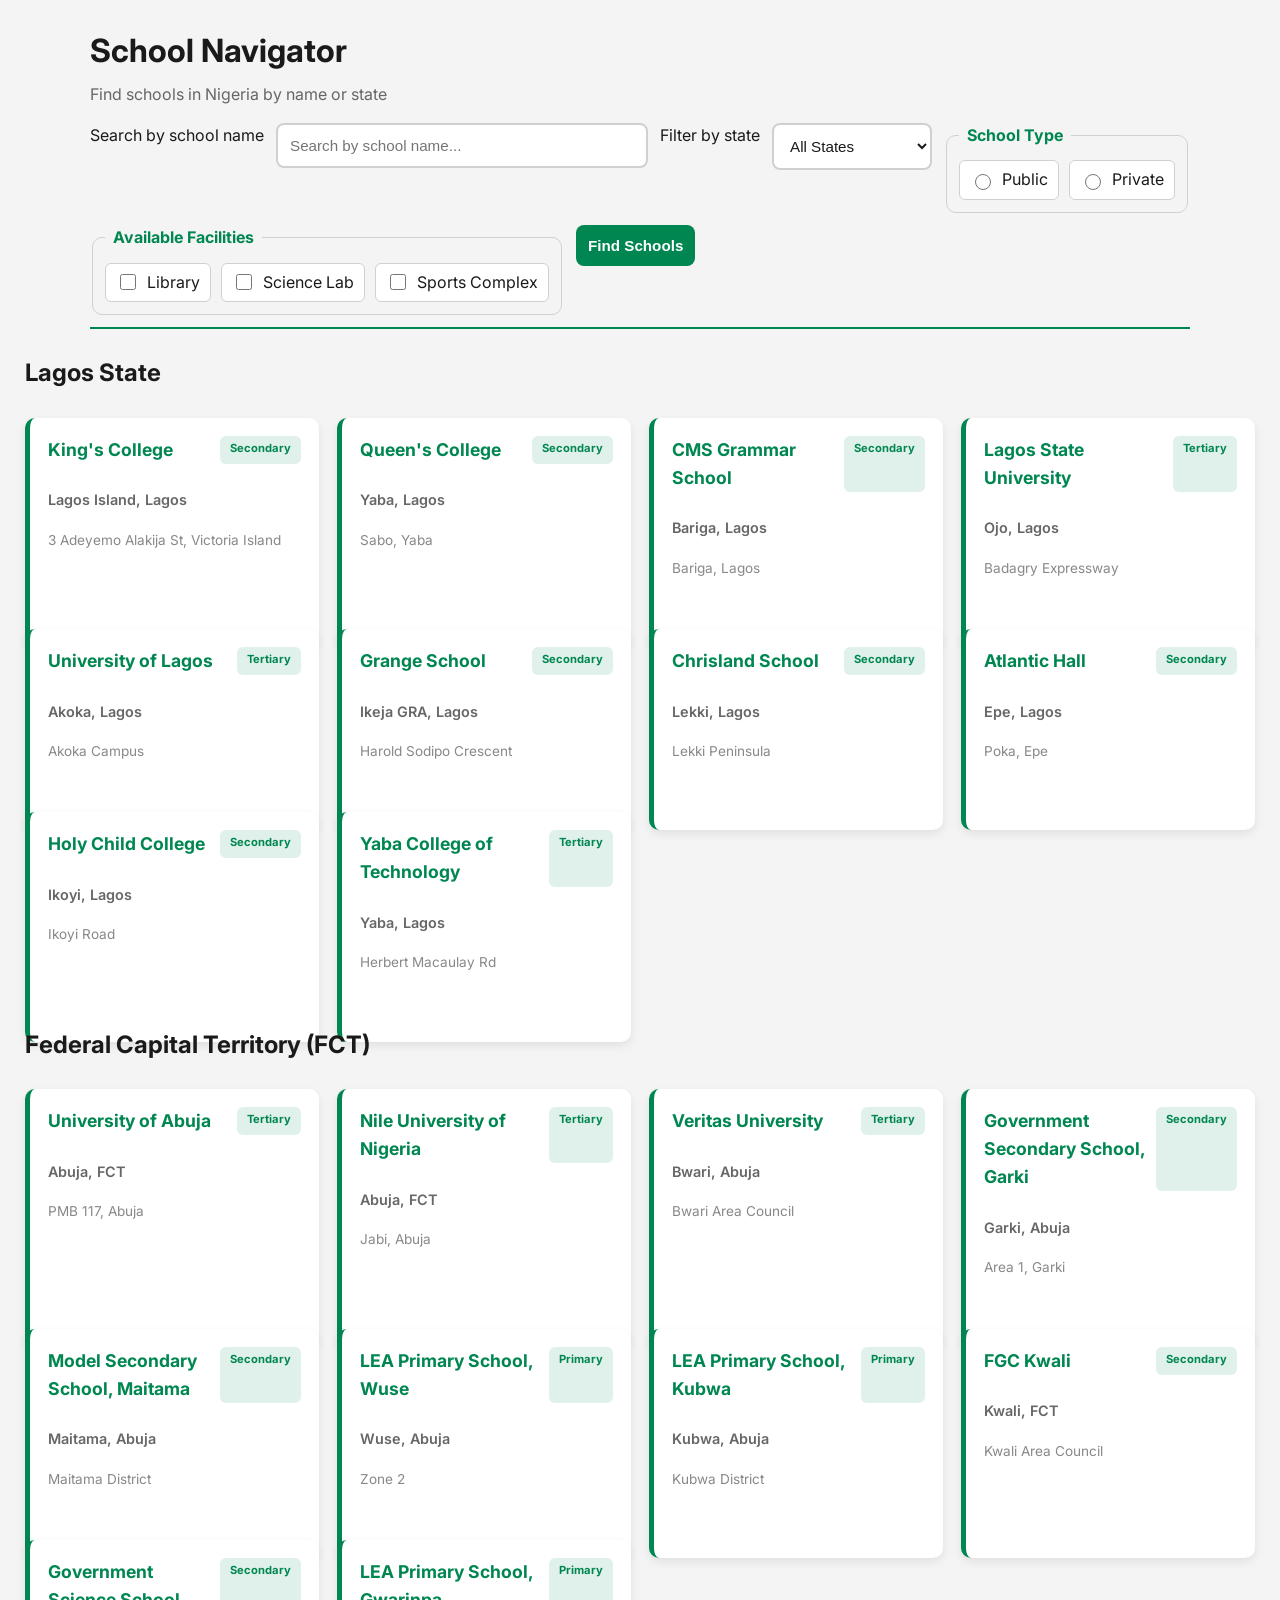
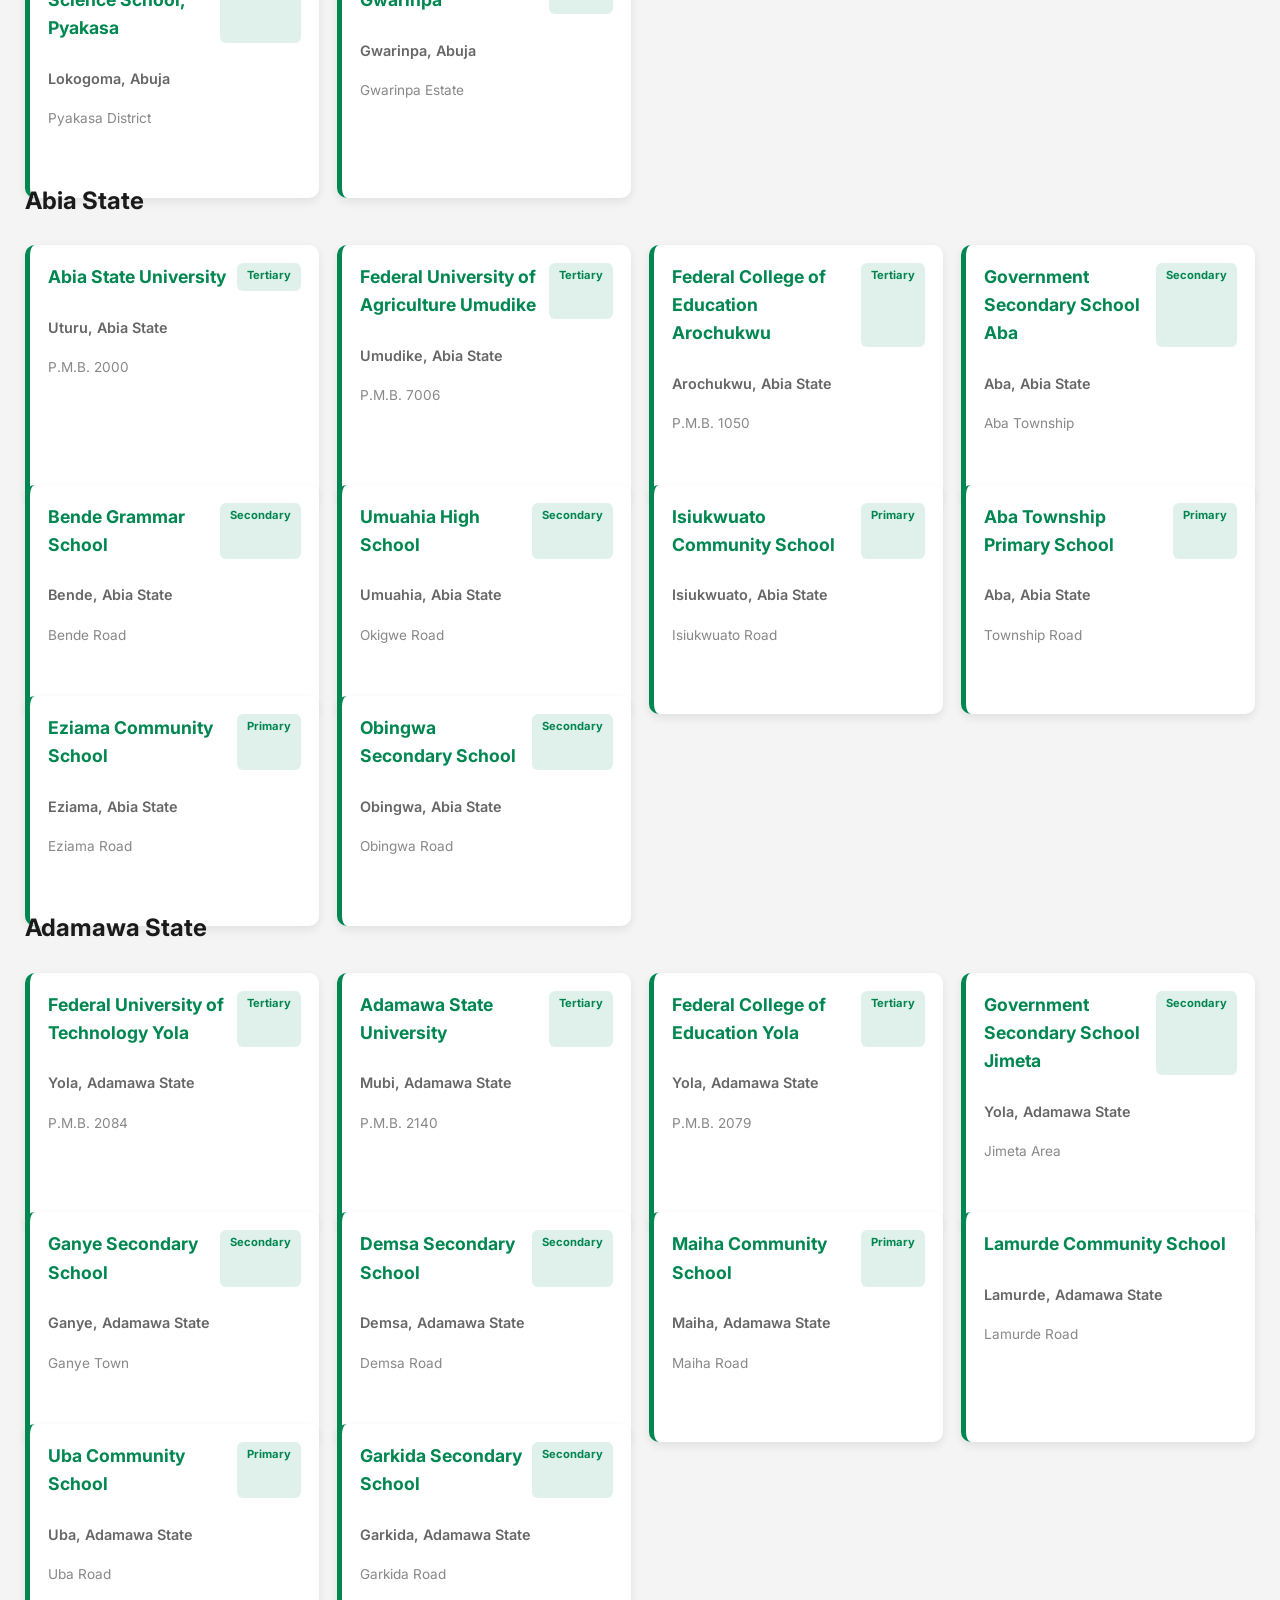
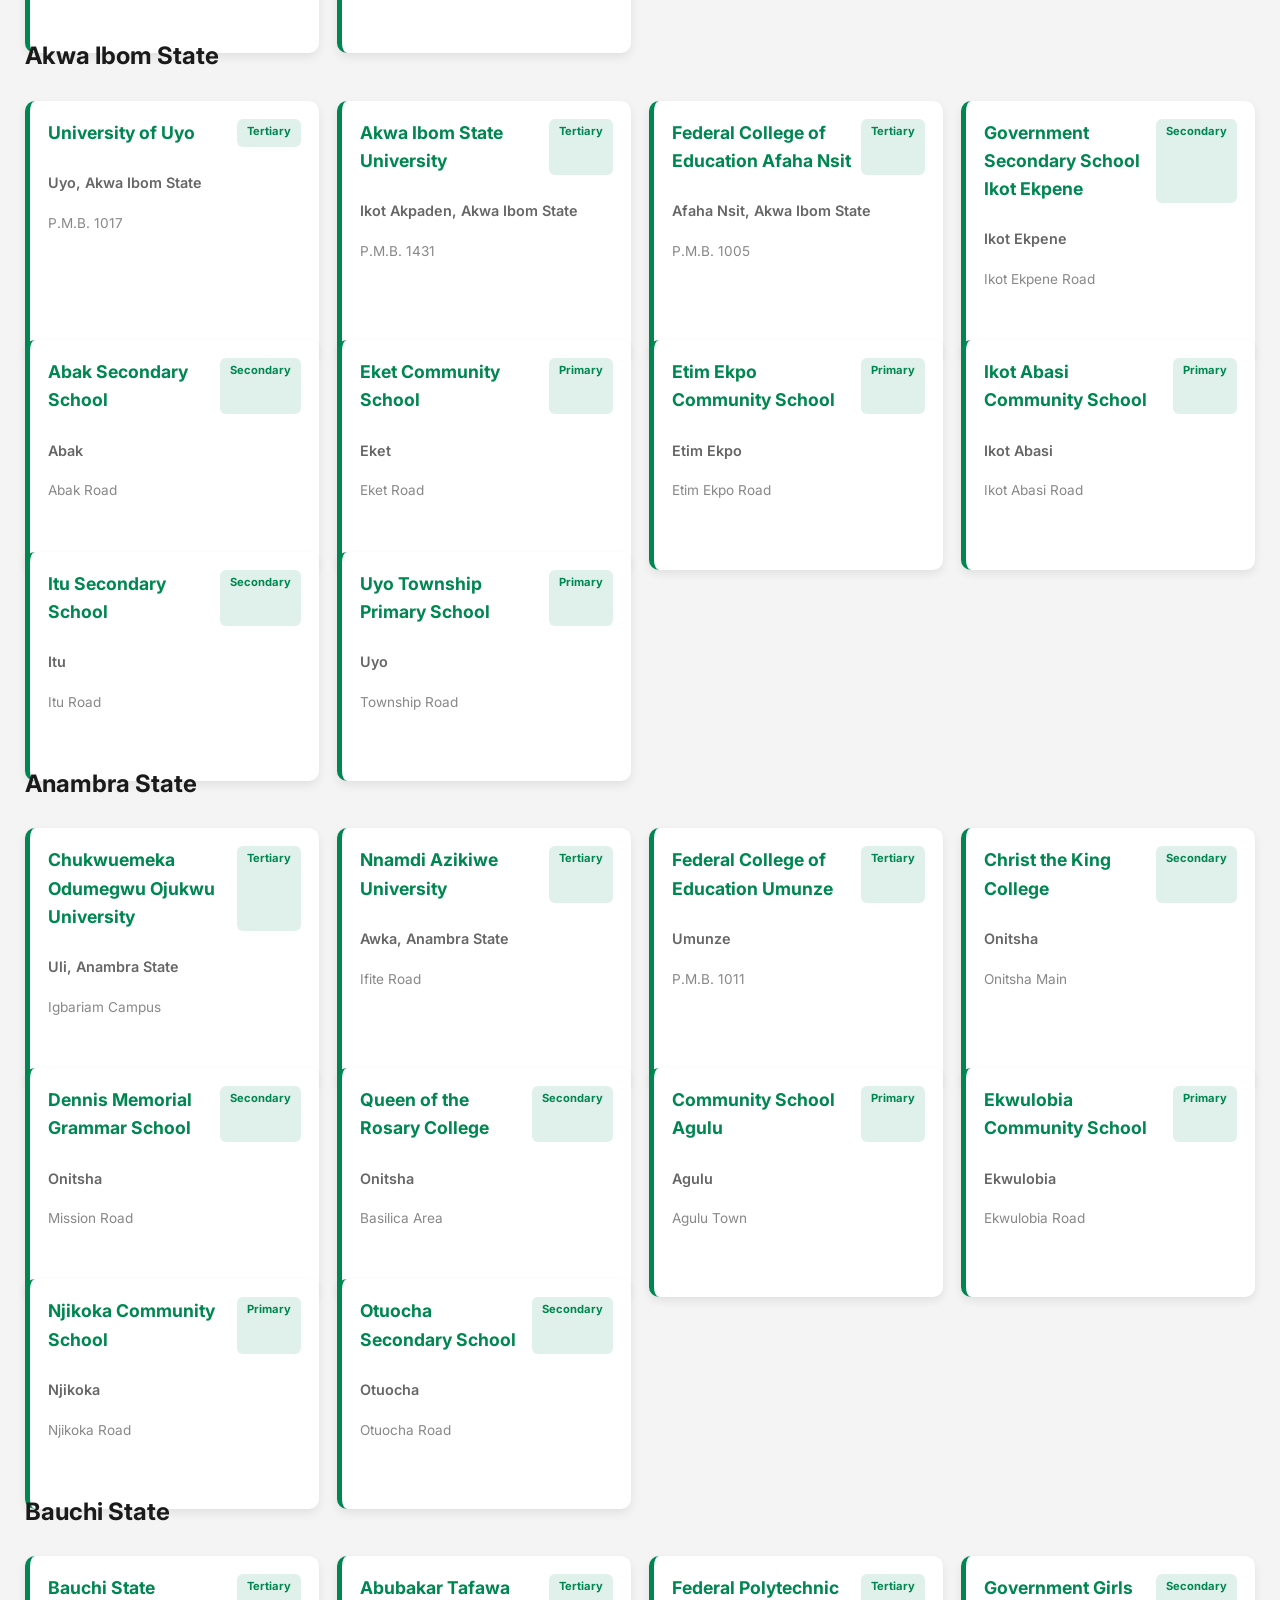
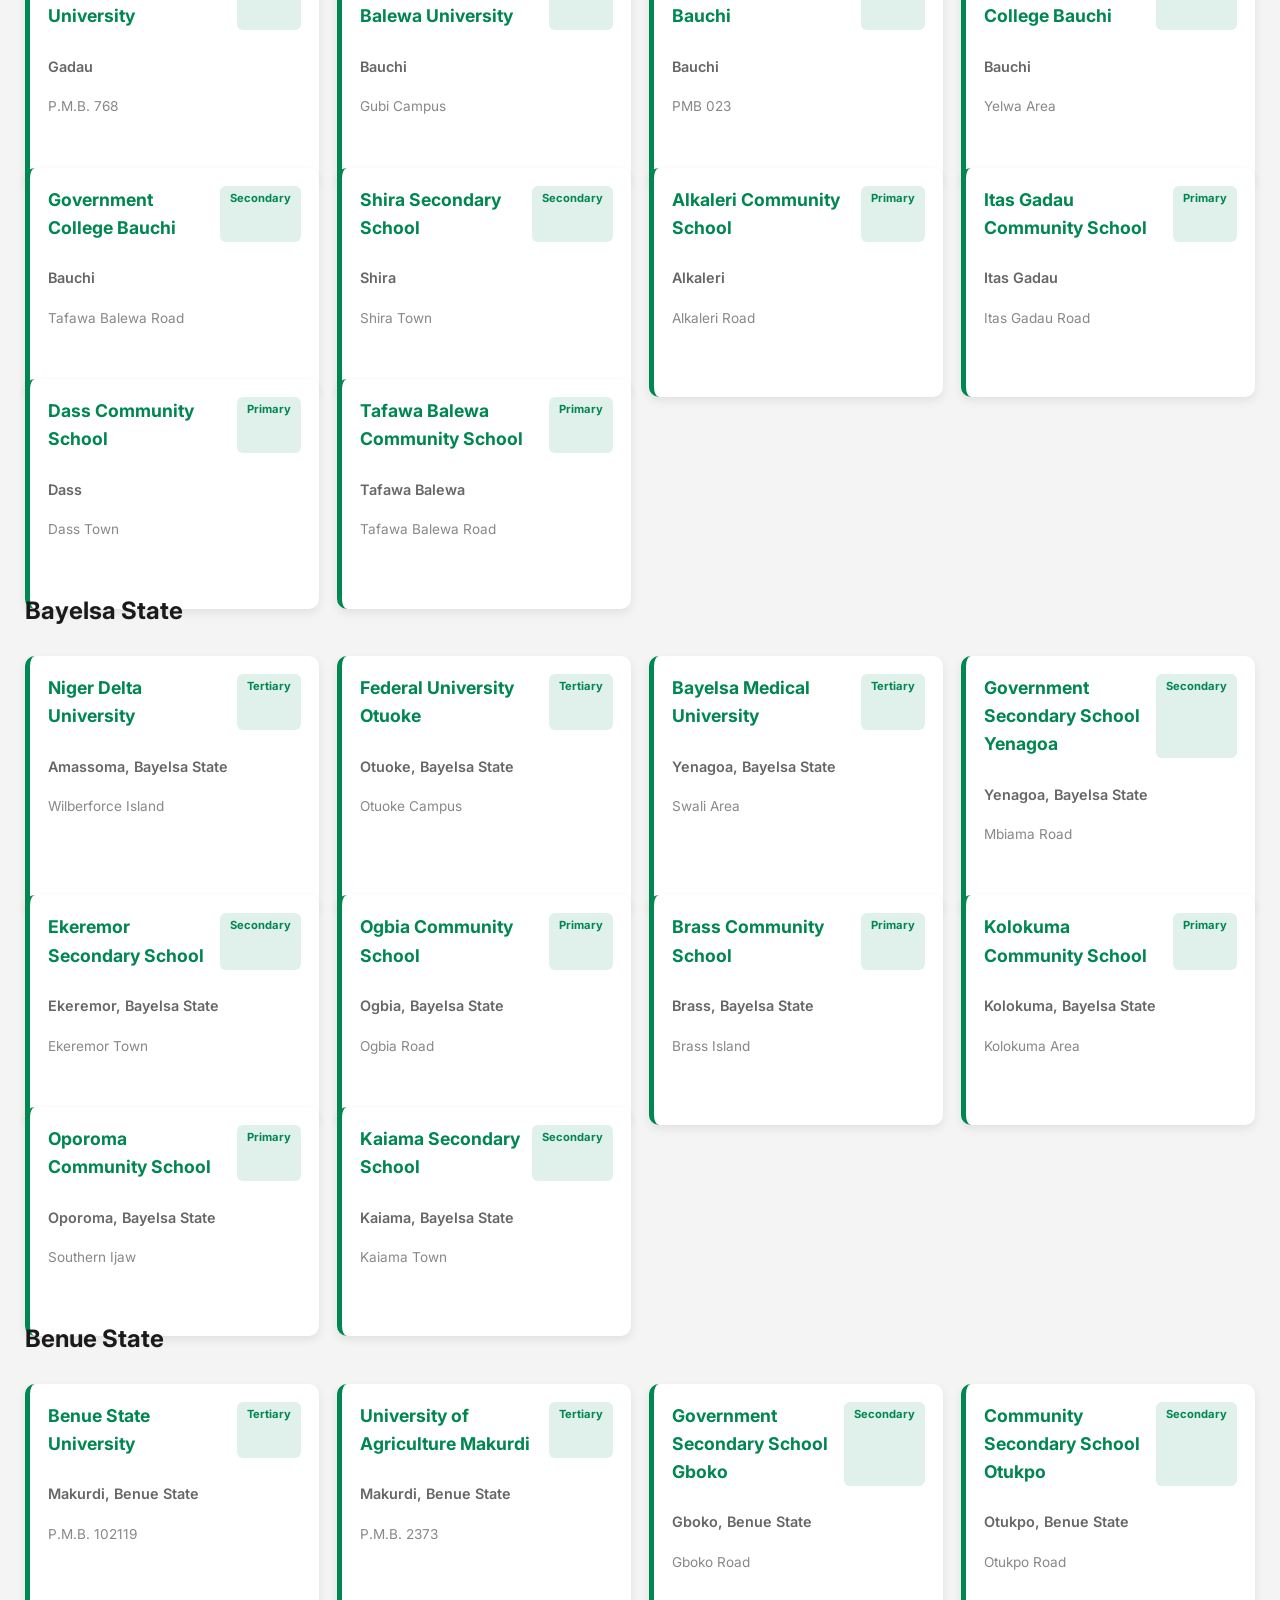
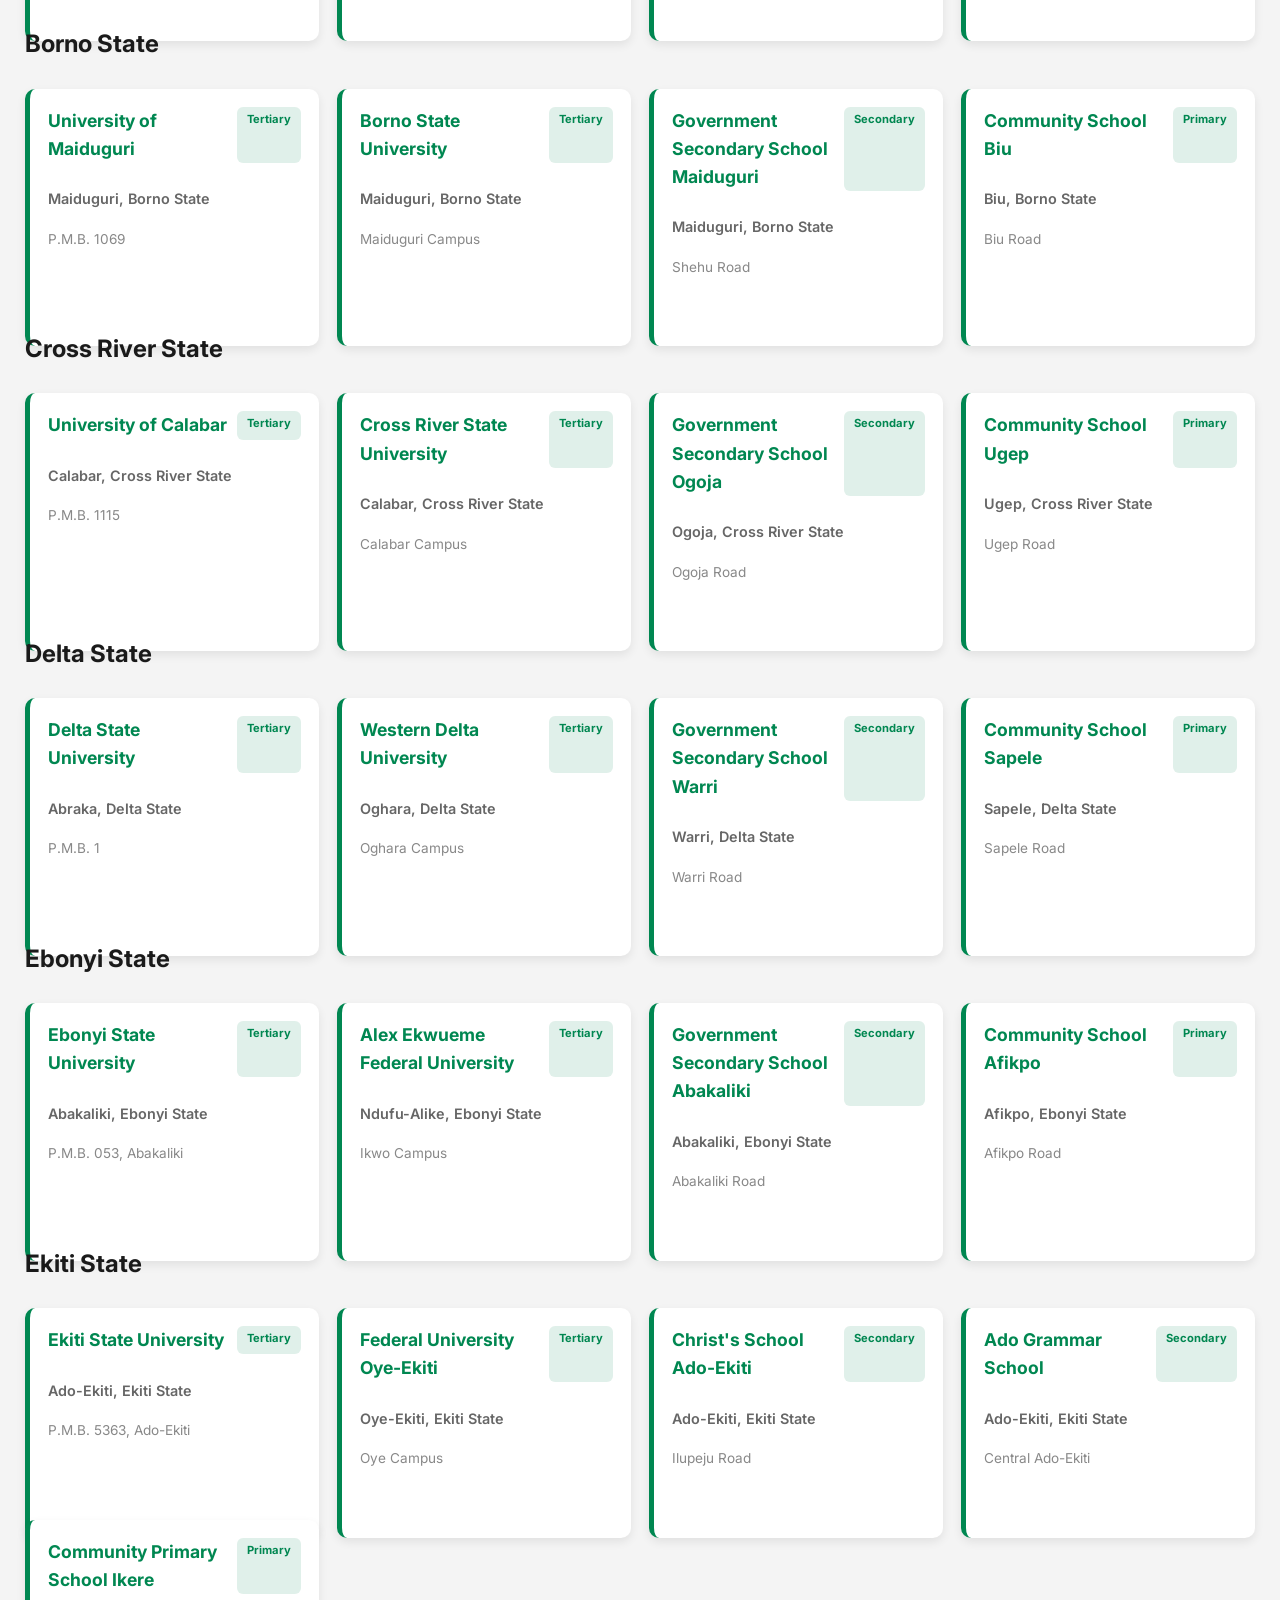
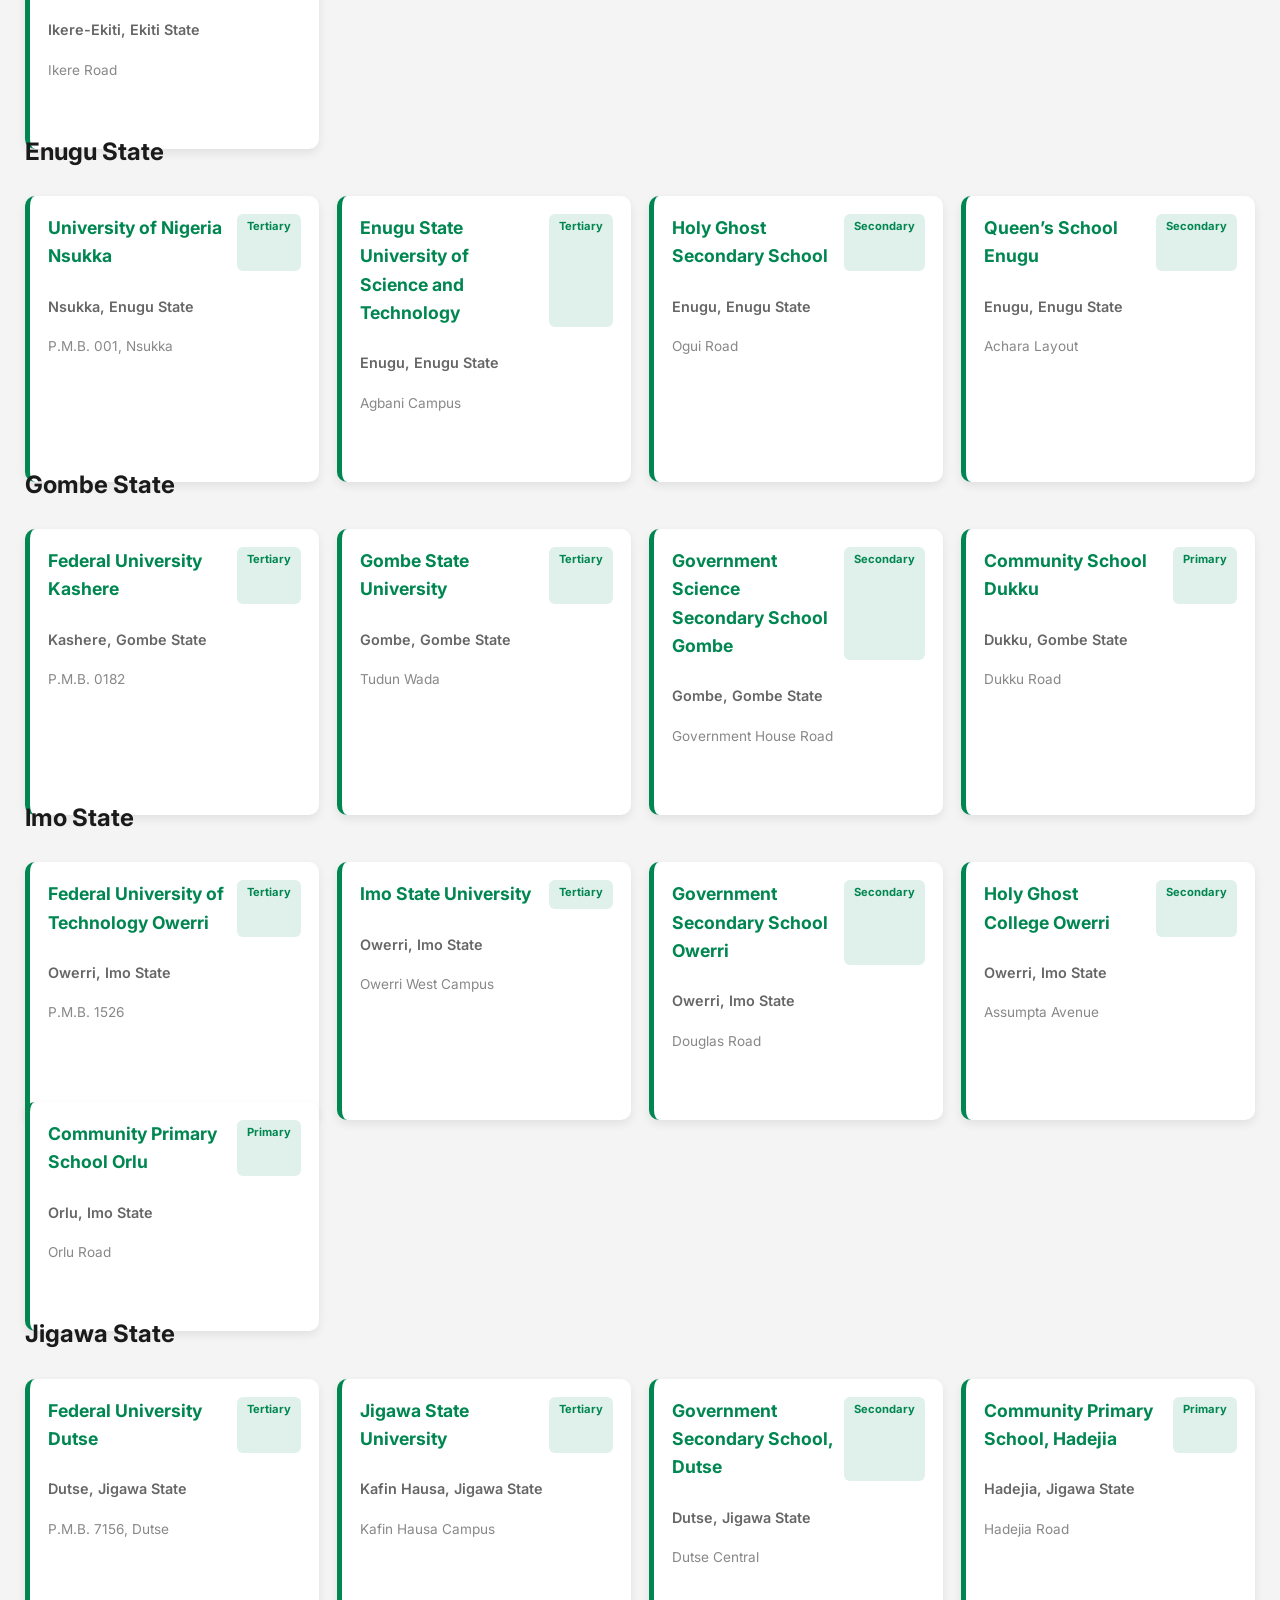
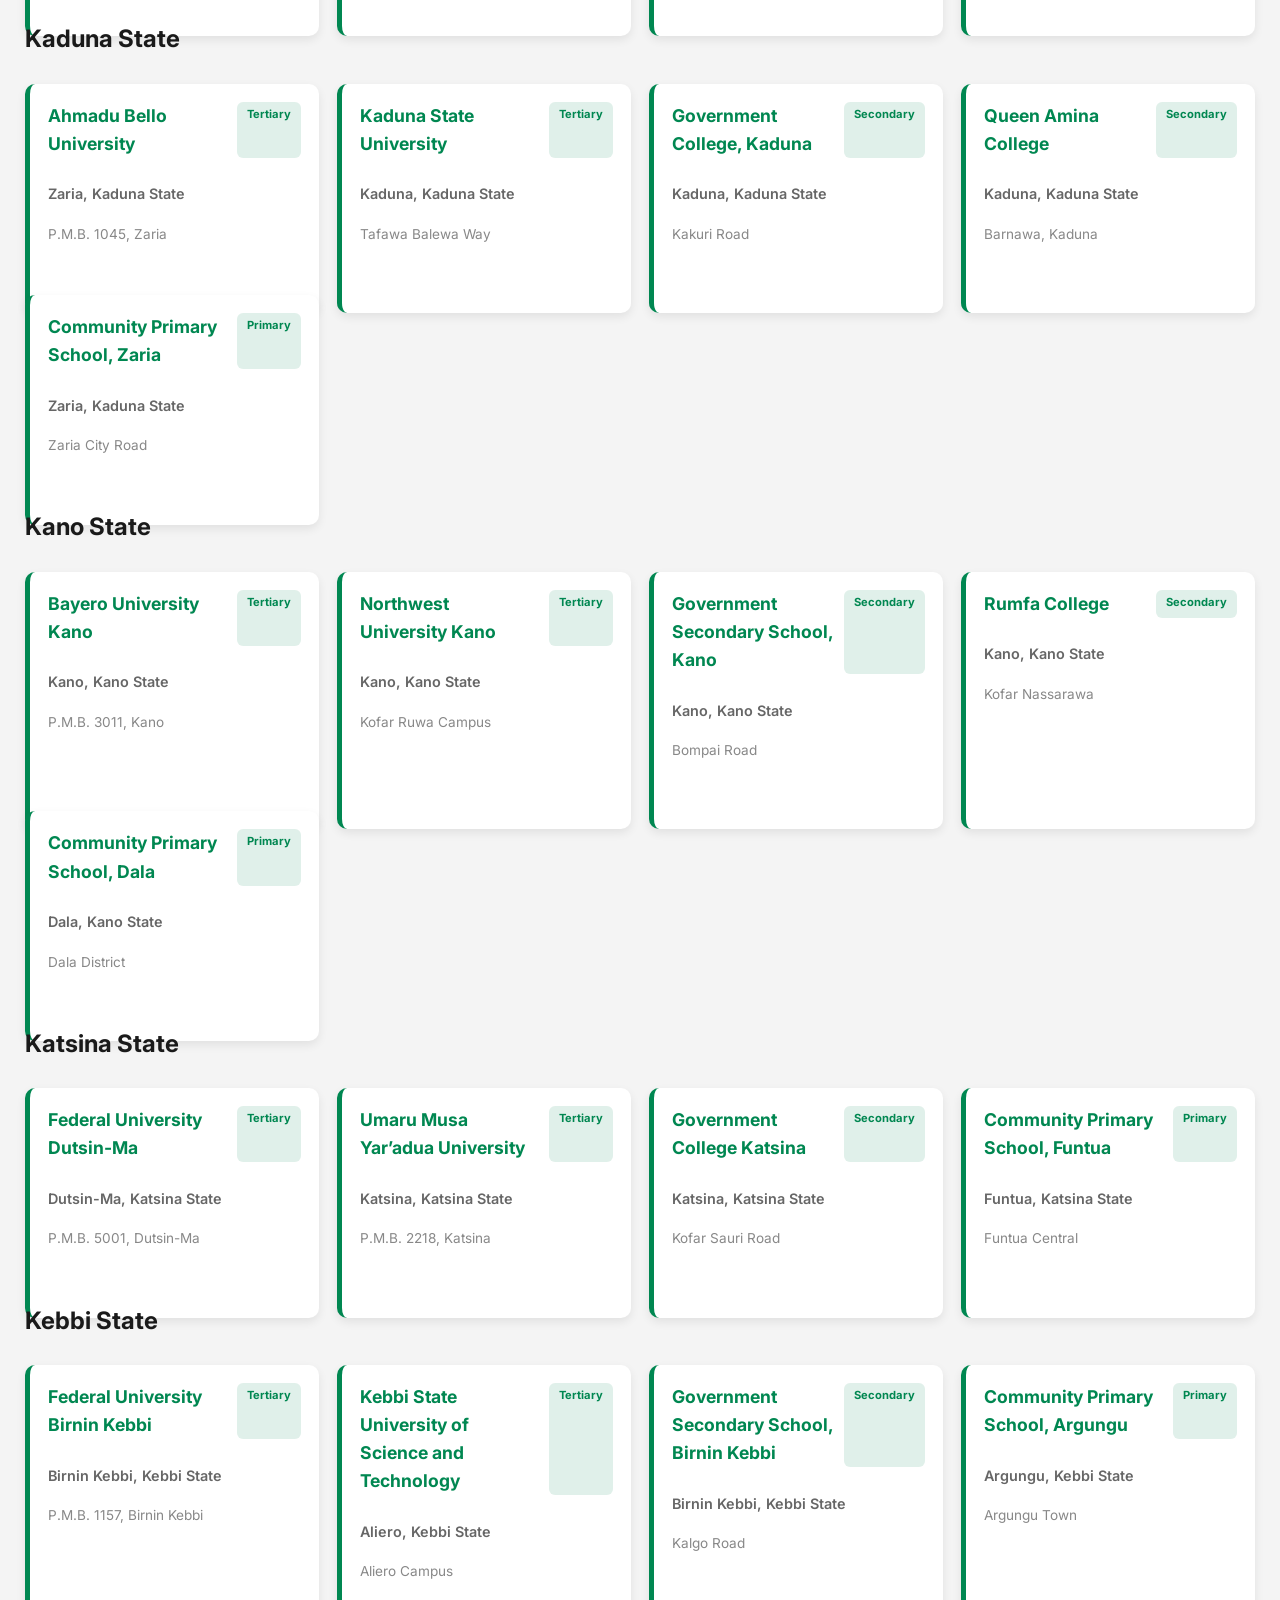
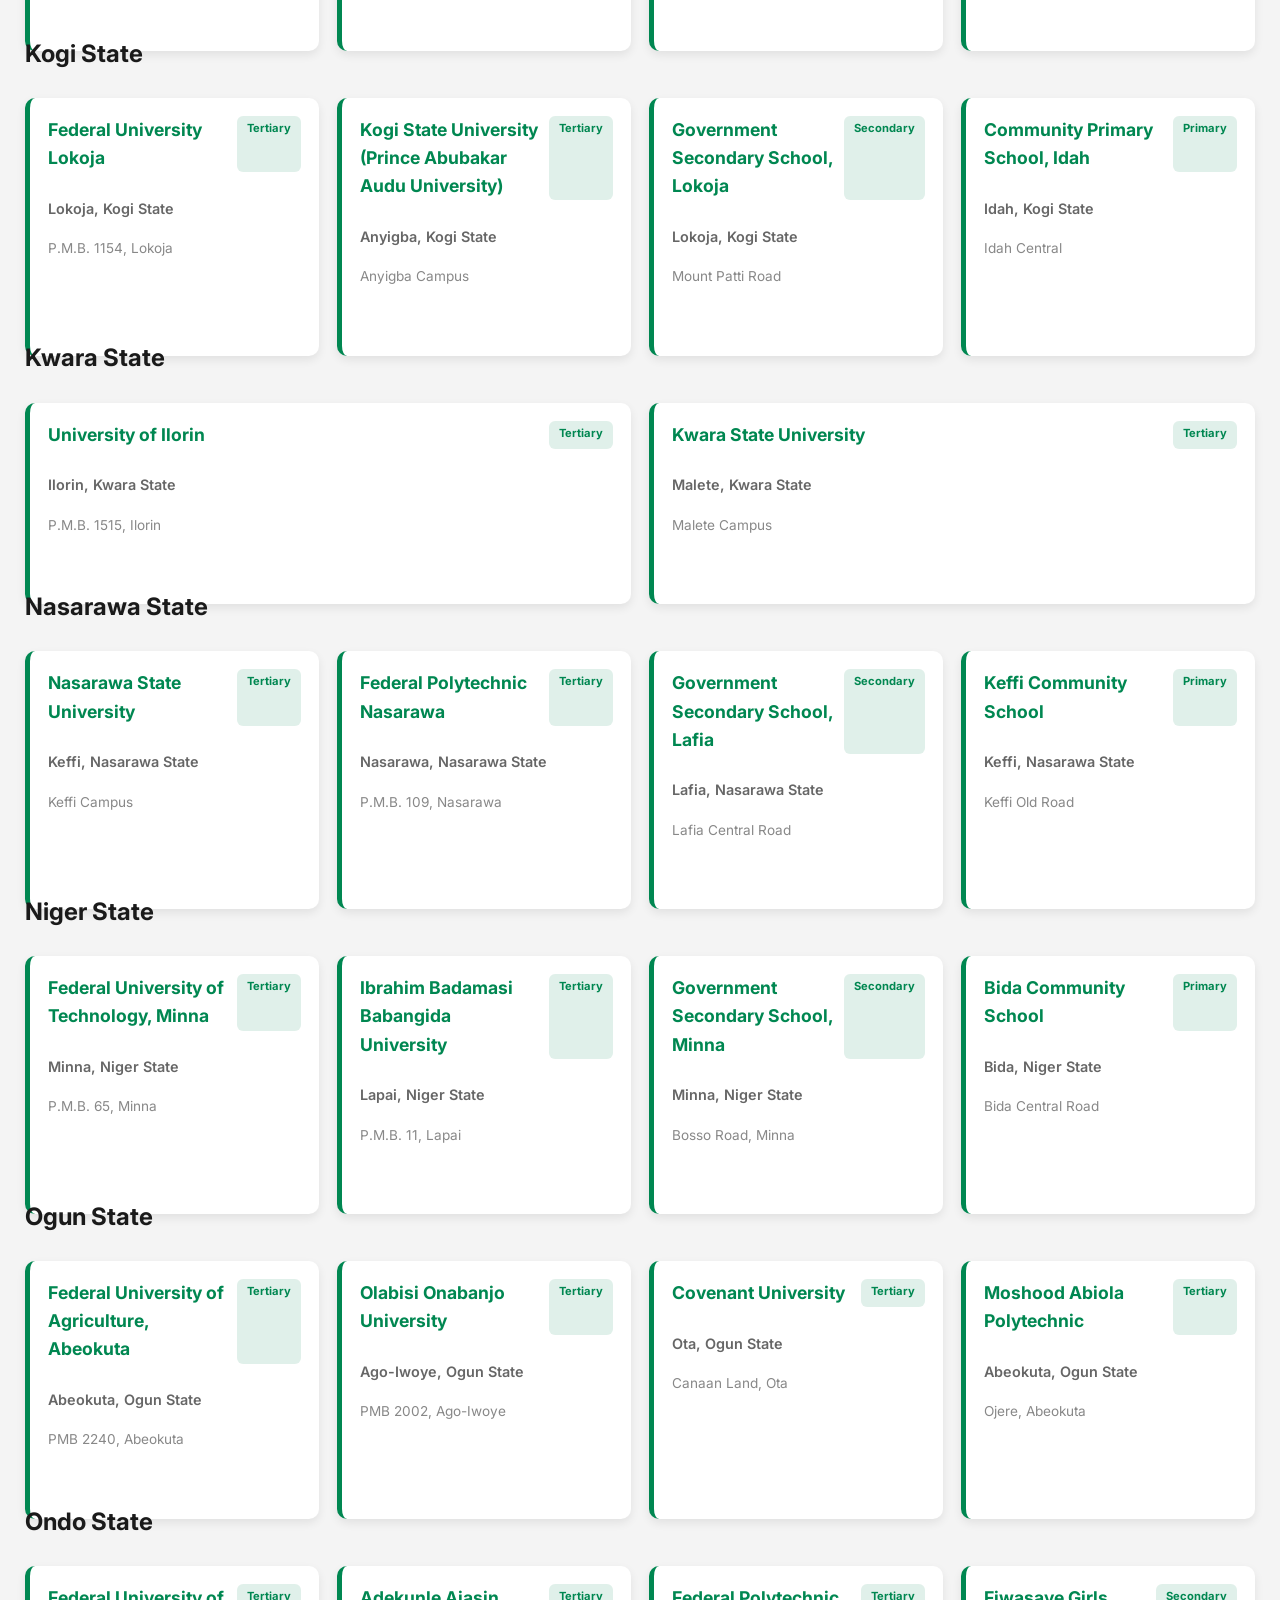
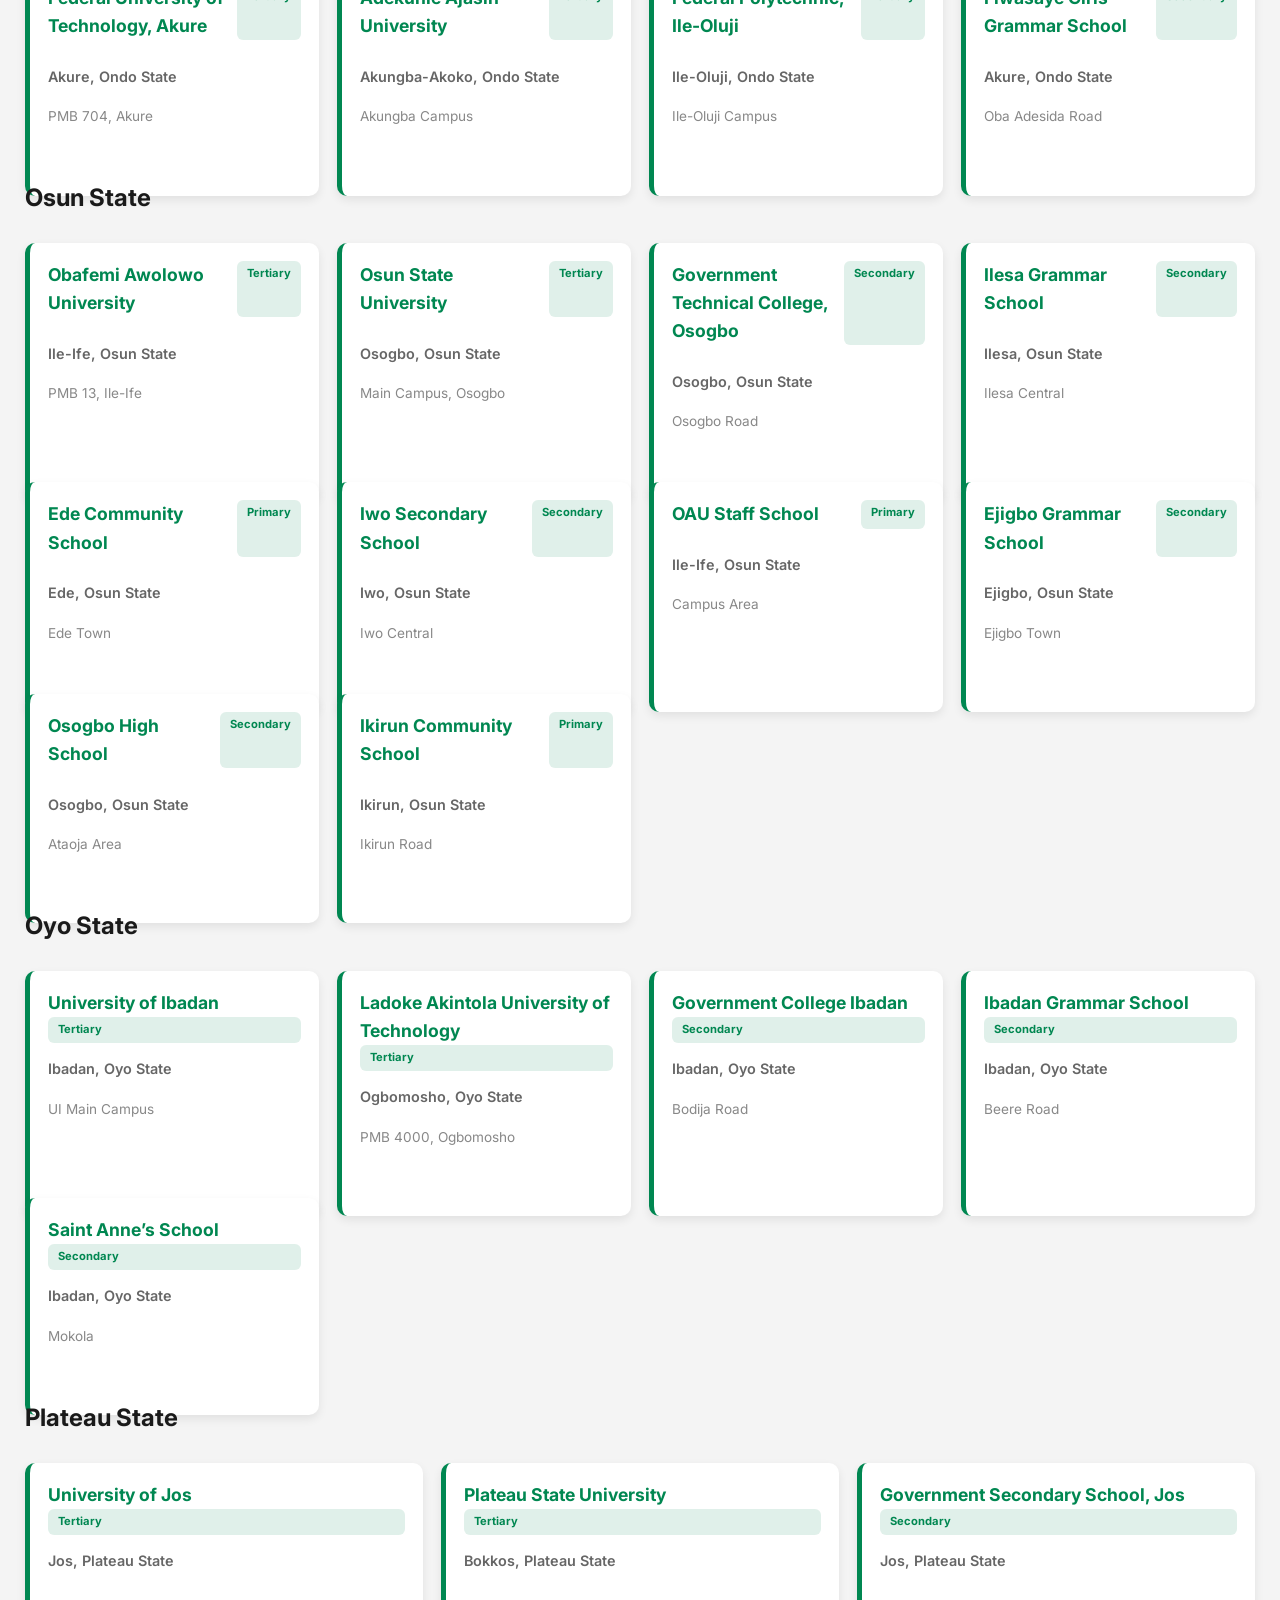
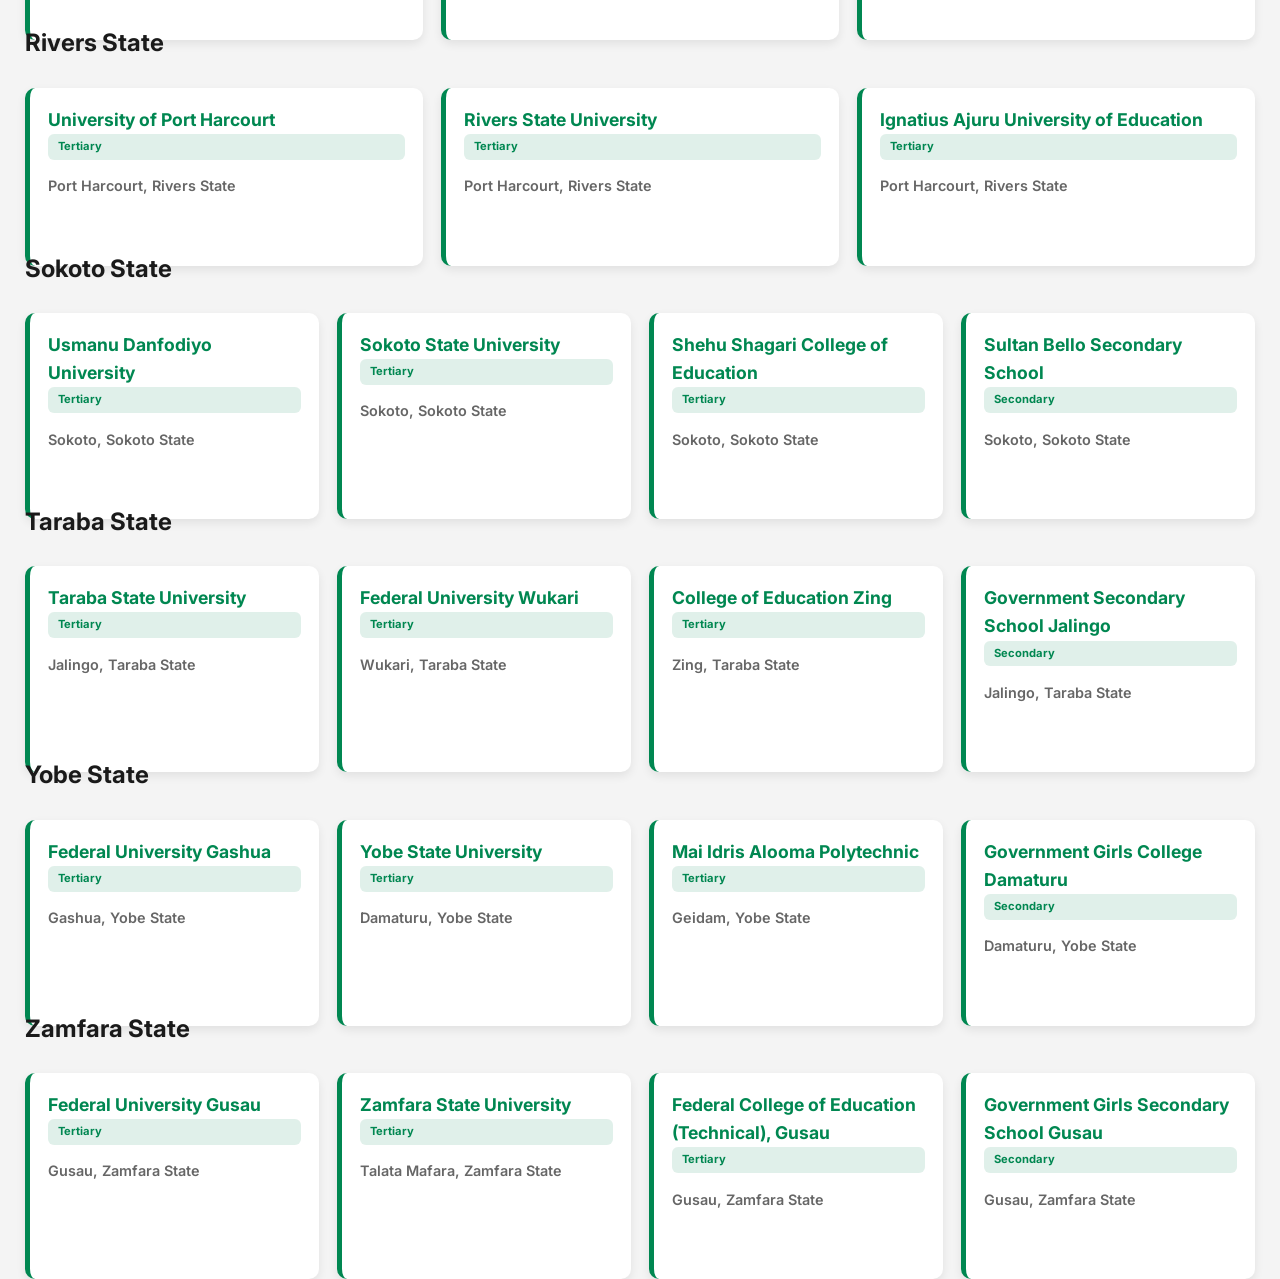
<file: Phase-1-Web-Foundations/index.html>
<!DOCTYPE html>
<html lang="en">

<head>
  <meta charset="UTF-8" />
  <meta name="viewport" content="width=device-width, initial-scale=1.0" />
  <title>School Navigator | Day 3 Typography & Flexbox</title>

  <!-- Google Font -->
  <link rel="preconnect" href="https://fonts.googleapis.com" />
  <link rel="preconnect" href="https://fonts.gstatic.com" crossorigin />
  <link href="https://fonts.googleapis.com/css2?family=Inter:wght@400;600;700&display=swap" rel="stylesheet" />
  
  <link rel="stylesheet" href="style.css">
</head>

<body>

  <div class="container">

    <!-- MAIN HEADER -->
    <header class="header">
      <h1>School Navigator</h1>
      <p>Find schools in Nigeria by name or state</p>

      <form class="search-container">

        <!-- SEARCH -->
        <label for="school-search" class="visually-hidden">Search by school name</label>
        <input 
          type="text" 
          id="school-search"
          name="school"
          placeholder="Search by school name..." 
          class="search-input">

        <!-- STATE FILTER -->
        <label for="state-filter" class="visually-hidden">Filter by state</label>
        <select id="state-filter" name="state" class="state-filter">
          <option value="">All States</option>
          <option value="abia">Abia</option>
          <option value="adamawa">Adamawa</option>
          <option value="akwa-ibom">Akwa Ibom</option>
          <option value="anambra">Anambra</option>
          <option value="bauchi">Bauchi</option>
          <option value="bayelsa">Bayelsa</option>
          <option value="benue">Benue</option>
          <option value="borno">Borno</option>
          <option value="cross-river">Cross River</option>
          <option value="delta">Delta</option>
          <option value="ebonyi">Ebonyi</option>
          <option value="edo">Edo</option>
          <option value="ekiti">Ekiti</option>
          <option value="enugu">Enugu</option>
          <option value="gombe">Gombe</option>
          <option value="imo">Imo</option>
          <option value="jigawa">Jigawa</option>
          <option value="kaduna">Kaduna</option>
          <option value="kano">Kano</option>
          <option value="katsina">Katsina</option>
          <option value="kebbi">Kebbi</option>
          <option value="kogi">Kogi</option>
          <option value="kwara">Kwara</option>
          <option value="lagos">Lagos</option>
          <option value="nasarawa">Nasarawa</option>
          <option value="niger">Niger</option>
          <option value="ogun">Ogun</option>
          <option value="ondo">Ondo</option>
          <option value="osun">Osun</option>
          <option value="oyo">Oyo</option>
          <option value="plateau">Plateau</option>
          <option value="rivers">Rivers</option>
          <option value="sokoto">Sokoto</option>
          <option value="taraba">Taraba</option>
          <option value="yobe">Yobe</option>
          <option value="zamfara">Zamfara</option>
          <option value="fct">Abuja (FCT)</option>
        </select>

        <!-- SCHOOL TYPE (RADIO BUTTONS) -->
        <fieldset>
          <legend>School Type</legend>

          <label>
            <input type="radio" name="school-type" value="public">
            Public
          </label>

          <label>
            <input type="radio" name="school-type" value="private">
            Private
          </label>
        </fieldset>

        <!-- FACILITIES (CHECKBOXES) -->
        <fieldset>
          <legend>Available Facilities</legend>

          <label>
            <input type="checkbox" name="facilities" value="library">
            Library
          </label>

          <label>
            <input type="checkbox" name="facilities" value="lab">
            Science Lab
          </label>

          <label>
            <input type="checkbox" name="facilities" value="sports">
            Sports Complex
          </label>

        </fieldset>

        <!-- SUBMIT BUTTON -->
        <button type="submit" class="search-btn">
          Find Schools
        </button>

      </form>
    </header>

  </div>

    <!-- LAGOS -->
    <section class="state-section">
  <h2>Lagos State</h2>

      <div class="school-grid">

        <div class="school-card">
          <div class="card-header">
            <h2 class="school-name">King's College</h2>
            <span class="tag">Secondary</span>
          </div>
          <p class="location">Lagos Island, Lagos</p>
          <p class="address">3 Adeyemo Alakija St, Victoria Island</p>
        </div>

        <div class="school-card">
          <div class="card-header">
            <h2 class="school-name">Queen's College</h2>
            <span class="tag">Secondary</span>
          </div>
          <p class="location">Yaba, Lagos</p>
          <p class="address">Sabo, Yaba</p>
        </div>

        <div class="school-card">
          <div class="card-header">
            <h2 class="school-name">CMS Grammar School</h2>
            <span class="tag">Secondary</span>
          </div>
          <p class="location">Bariga, Lagos</p>
          <p class="address">Bariga, Lagos</p>
        </div>

        <div class="school-card">
          <div class="card-header">
            <h2 class="school-name">Lagos State University</h2>
            <span class="tag">Tertiary</span>
          </div>
          <p class="location">Ojo, Lagos</p>
          <p class="address">Badagry Expressway</p>
        </div>

        <div class="school-card">
          <div class="card-header">
            <h2 class="school-name">University of Lagos</h2>
            <span class="tag">Tertiary</span>
          </div>
          <p class="location">Akoka, Lagos</p>
          <p class="address">Akoka Campus</p>
        </div>

        <div class="school-card">
          <div class="card-header">
            <h2 class="school-name">Grange School</h2>
            <span class="tag">Secondary</span>
          </div>
          <p class="location">Ikeja GRA, Lagos</p>
          <p class="address">Harold Sodipo Crescent</p>
        </div>

        <div class="school-card">
          <div class="card-header">
            <h2 class="school-name">Chrisland School</h2>
            <span class="tag">Secondary</span>
          </div>
          <p class="location">Lekki, Lagos</p>
          <p class="address">Lekki Peninsula</p>
        </div>

        <div class="school-card">
          <div class="card-header">
            <h2 class="school-name">Atlantic Hall</h2>
            <span class="tag">Secondary</span>
          </div>
          <p class="location">Epe, Lagos</p>
          <p class="address">Poka, Epe</p>
        </div>

        <div class="school-card">
          <div class="card-header">
            <h2 class="school-name">Holy Child College</h2>
            <span class="tag">Secondary</span>
          </div>
          <p class="location">Ikoyi, Lagos</p>
          <p class="address">Ikoyi Road</p>
        </div>

        <div class="school-card">
          <div class="card-header">
            <h2 class="school-name">Yaba College of Technology</h2>
            <span class="tag">Tertiary</span>
          </div>
          <p class="location">Yaba, Lagos</p>
          <p class="address">Herbert Macaulay Rd</p>
        </div>

      </div>

    </section>

  <!-- FCT -->
<section class="state-section">
  <h2>Federal Capital Territory (FCT)</h2>
    
<div class="school-grid">

  <div class="school-card">
    <div class="card-header">
      <h2 class="school-name">University of Abuja</h2>
      <span class="tag">Tertiary</span>
    </div>
    <p class="location">Abuja, FCT</p>
    <p class="address">PMB 117, Abuja</p>
  </div>

  <div class="school-card">
    <div class="card-header">
      <h2 class="school-name">Nile University of Nigeria</h2>
      <span class="tag">Tertiary</span>
    </div>
    <p class="location">Abuja, FCT</p>
    <p class="address">Jabi, Abuja</p>
  </div>

  <div class="school-card">
    <div class="card-header">
      <h2 class="school-name">Veritas University</h2>
      <span class="tag">Tertiary</span>
    </div>
    <p class="location">Bwari, Abuja</p>
    <p class="address">Bwari Area Council</p>
  </div>

  <div class="school-card">
    <div class="card-header">
      <h2 class="school-name">Government Secondary School, Garki</h2>
      <span class="tag">Secondary</span>
    </div>
    <p class="location">Garki, Abuja</p>
    <p class="address">Area 1, Garki</p>
  </div>

  <div class="school-card">
    <div class="card-header">
      <h2 class="school-name">Model Secondary School, Maitama</h2>
      <span class="tag">Secondary</span>
    </div>
    <p class="location">Maitama, Abuja</p>
    <p class="address">Maitama District</p>
  </div>

  <div class="school-card">
    <div class="card-header">
      <h2 class="school-name">LEA Primary School, Wuse</h2>
      <span class="tag">Primary</span>
    </div>
    <p class="location">Wuse, Abuja</p>
    <p class="address">Zone 2</p>
  </div>

  <div class="school-card">
    <div class="card-header">
      <h2 class="school-name">LEA Primary School, Kubwa</h2>
      <span class="tag">Primary</span>
    </div>
    <p class="location">Kubwa, Abuja</p>
    <p class="address">Kubwa District</p>
  </div>

  <div class="school-card">
    <div class="card-header">
      <h2 class="school-name">FGC Kwali</h2>
      <span class="tag">Secondary</span>
    </div>
    <p class="location">Kwali, FCT</p>
    <p class="address">Kwali Area Council</p>
  </div>

  <div class="school-card">
    <div class="card-header">
      <h2 class="school-name">Government Science School, Pyakasa</h2>
      <span class="tag">Secondary</span>
    </div>
    <p class="location">Lokogoma, Abuja</p>
    <p class="address">Pyakasa District</p>
  </div>

  <div class="school-card">
    <div class="card-header">
      <h2 class="school-name">LEA Primary School, Gwarinpa</h2>
      <span class="tag">Primary</span>
    </div>
    <p class="location">Gwarinpa, Abuja</p>
    <p class="address">Gwarinpa Estate</p>
  </div>

</div>

<!-- ABIA STATE -->
<section class="state-section">
  <h2>Abia State</h2>

<div class="school-grid">

  <div class="school-card">
    <div class="card-header">
      <h2 class="school-name">Abia State University</h2>
      <span class="tag">Tertiary</span>
    </div>
    <p class="location">Uturu, Abia State</p>
    <p class="address">P.M.B. 2000</p>
  </div>

  <div class="school-card">
    <div class="card-header">
      <h2 class="school-name">Federal University of Agriculture Umudike</h2>
      <span class="tag">Tertiary</span>
    </div>
    <p class="location">Umudike, Abia State</p>
    <p class="address">P.M.B. 7006</p>
  </div>

  <div class="school-card">
    <div class="card-header">
      <h2 class="school-name">Federal College of Education Arochukwu</h2>
      <span class="tag">Tertiary</span>
    </div>
    <p class="location">Arochukwu, Abia State</p>
    <p class="address">P.M.B. 1050</p>
  </div>

  <div class="school-card">
    <div class="card-header">
      <h2 class="school-name">Government Secondary School Aba</h2>
      <span class="tag">Secondary</span>
    </div>
    <p class="location">Aba, Abia State</p>
    <p class="address">Aba Township</p>
  </div>

  <div class="school-card">
    <div class="card-header">
      <h2 class="school-name">Bende Grammar School</h2>
      <span class="tag">Secondary</span>
    </div>
    <p class="location">Bende, Abia State</p>
    <p class="address">Bende Road</p>
  </div>

  <div class="school-card">
    <div class="card-header">
      <h2 class="school-name">Umuahia High School</h2>
      <span class="tag">Secondary</span>
    </div>
    <p class="location">Umuahia, Abia State</p>
    <p class="address">Okigwe Road</p>
  </div>

  <div class="school-card">
    <div class="card-header">
      <h2 class="school-name">Isiukwuato Community School</h2>
      <span class="tag">Primary</span>
    </div>
    <p class="location">Isiukwuato, Abia State</p>
    <p class="address">Isiukwuato Road</p>
  </div>

  <div class="school-card">
    <div class="card-header">
      <h2 class="school-name">Aba Township Primary School</h2>
      <span class="tag">Primary</span>
    </div>
    <p class="location">Aba, Abia State</p>
    <p class="address">Township Road</p>
  </div>

  <div class="school-card">
    <div class="card-header">
      <h2 class="school-name">Eziama Community School</h2>
      <span class="tag">Primary</span>
    </div>
    <p class="location">Eziama, Abia State</p>
    <p class="address">Eziama Road</p>
  </div>

  <div class="school-card">
    <div class="card-header">
      <h2 class="school-name">Obingwa Secondary School</h2>
      <span class="tag">Secondary</span>
    </div>
    <p class="location">Obingwa, Abia State</p>
    <p class="address">Obingwa Road</p>
  </div>

</div>

<!-- ADAMAWA STATE -->
<section class="state-section">
  <h2>Adamawa State</h2>

<div class="school-grid">

  <div class="school-card">
    <div class="card-header">
      <h2 class="school-name">Federal University of Technology Yola</h2>
      <span class="tag">Tertiary</span>
    </div>
    <p class="location">Yola, Adamawa State</p>
    <p class="address">P.M.B. 2084</p>
  </div>

  <div class="school-card">
    <div class="card-header">
      <h2 class="school-name">Adamawa State University</h2>
      <span class="tag">Tertiary</span>
    </div>
    <p class="location">Mubi, Adamawa State</p>
    <p class="address">P.M.B. 2140</p>
  </div>

  <div class="school-card">
    <div class="card-header">
      <h2 class="school-name">Federal College of Education Yola</h2>
      <span class="tag">Tertiary</span>
    </div>
    <p class="location">Yola, Adamawa State</p>
    <p class="address">P.M.B. 2079</p>
  </div>

  <div class="school-card">
    <div class="card-header">
      <h2 class="school-name">Government Secondary School Jimeta</h2>
      <span class="tag">Secondary</span>
    </div>
    <p class="location">Yola, Adamawa State</p>
    <p class="address">Jimeta Area</p>
  </div>

  <div class="school-card">
    <div class="card-header">
      <h2 class="school-name">Ganye Secondary School</h2>
      <span class="tag">Secondary</span>
    </div>
    <p class="location">Ganye, Adamawa State</p>
    <p class="address">Ganye Town</p>
  </div>

  <div class="school-card">
    <div class="card-header">
      <h2 class="school-name">Demsa Secondary School</h2>
      <span class="tag">Secondary</span>
    </div>
    <p class="location">Demsa, Adamawa State</p>
    <p class="address">Demsa Road</p>
  </div>

  <div class="school-card">
    <div class="card-header">
      <h2 class="school-name">Maiha Community School</h2>
      <span class="tag">Primary</span>
    </div>
    <p class="location">Maiha, Adamawa State</p>
    <p class="address">Maiha Road</p>
  </div>

  <div class="school-card">
    <div class="card-header">
      <h2 class="school-name">Lamurde Community School</h2>
    </div>
    <p class="location">Lamurde, Adamawa State</p>
    <p class="address">Lamurde Road</p>
  </div>

  <div class="school-card">
    <div class="card-header">
      <h2 class="school-name">Uba Community School</h2>
      <span class="tag">Primary</span>
    </div>
    <p class="location">Uba, Adamawa State</p>
    <p class="address">Uba Road</p>
  </div>

  <div class="school-card">
    <div class="card-header">
      <h2 class="school-name">Garkida Secondary School</h2>
      <span class="tag">Secondary</span>
    </div>
    <p class="location">Garkida, Adamawa State</p>
    <p class="address">Garkida Road</p>
  </div>

</div>

  <!-- AKWA IBOM STATE -->
<section class="state-section">
  <h2>Akwa Ibom State</h2>

<div class="school-grid">

  <div class="school-card">
    <div class="card-header">
      <h2 class="school-name">University of Uyo</h2>
      <span class="tag">Tertiary</span>
    </div>
    <p class="location">Uyo, Akwa Ibom State</p>
    <p class="address">P.M.B. 1017</p>
  </div>

  <div class="school-card">
    <div class="card-header">
      <h2 class="school-name">Akwa Ibom State University</h2>
      <span class="tag">Tertiary</span>
    </div>
    <p class="location">Ikot Akpaden, Akwa Ibom State</p>
    <p class="address">P.M.B. 1431</p>
  </div>

  <div class="school-card">
    <div class="card-header">
      <h2 class="school-name">Federal College of Education Afaha Nsit</h2>
      <span class="tag">Tertiary</span>
    </div>
    <p class="location">Afaha Nsit, Akwa Ibom State</p>
    <p class="address">P.M.B. 1005</p>
  </div>

  <div class="school-card">
    <div class="card-header">
      <h2 class="school-name">Government Secondary School Ikot Ekpene</h2>
      <span class="tag">Secondary</span>
    </div>
    <p class="location">Ikot Ekpene</p>
    <p class="address">Ikot Ekpene Road</p>
  </div>

  <div class="school-card">
    <div class="card-header">
      <h2 class="school-name">Abak Secondary School</h2>
      <span class="tag">Secondary</span>
    </div>
    <p class="location">Abak</p>
    <p class="address">Abak Road</p>
  </div>

  <div class="school-card">
    <div class="card-header">
      <h2 class="school-name">Eket Community School</h2>
      <span class="tag">Primary</span>
    </div>
    <p class="location">Eket</p>
    <p class="address">Eket Road</p>
  </div>

  <div class="school-card">
    <div class="card-header">
      <h2 class="school-name">Etim Ekpo Community School</h2>
      <span class="tag">Primary</span>
    </div>
    <p class="location">Etim Ekpo</p>
    <p class="address">Etim Ekpo Road</p>
  </div>

  <div class="school-card">
    <div class="card-header">
      <h2 class="school-name">Ikot Abasi Community School</h2>
      <span class="tag">Primary</span>
    </div>
    <p class="location">Ikot Abasi</p>
    <p class="address">Ikot Abasi Road</p>
  </div>

  <div class="school-card">
    <div class="card-header">
      <h2 class="school-name">Itu Secondary School</h2>
      <span class="tag">Secondary</span>
    </div>
    <p class="location">Itu</p>
    <p class="address">Itu Road</p>
  </div>

  <div class="school-card">
    <div class="card-header">
      <h2 class="school-name">Uyo Township Primary School</h2>
      <span class="tag">Primary</span>
    </div>
    <p class="location">Uyo</p>
    <p class="address">Township Road</p>
  </div>

</div>


<!-- ANAMBRA STATE -->
<section class="state-section">
  <h2>Anambra State</h2>

<div class="school-grid">

  <div class="school-card">
    <div class="card-header">
      <h2 class="school-name">Chukwuemeka Odumegwu Ojukwu University</h2>
      <span class="tag">Tertiary</span>
    </div>
    <p class="location">Uli, Anambra State</p>
    <p class="address">Igbariam Campus</p>
  </div>

  <div class="school-card">
    <div class="card-header">
      <h2 class="school-name">Nnamdi Azikiwe University</h2>
      <span class="tag">Tertiary</span>
    </div>
    <p class="location">Awka, Anambra State</p>
    <p class="address">Ifite Road</p>
  </div>

  <div class="school-card">
    <div class="card-header">
      <h2 class="school-name">Federal College of Education Umunze</h2>
      <span class="tag">Tertiary</span>
    </div>
    <p class="location">Umunze</p>
    <p class="address">P.M.B. 1011</p>
  </div>

  <div class="school-card">
    <div class="card-header">
      <h2 class="school-name">Christ the King College</h2>
      <span class="tag">Secondary</span>
    </div>
    <p class="location">Onitsha</p>
    <p class="address">Onitsha Main</p>
  </div>

  <div class="school-card">
    <div class="card-header">
      <h2 class="school-name">Dennis Memorial Grammar School</h2>
      <span class="tag">Secondary</span>
    </div>
    <p class="location">Onitsha</p>
    <p class="address">Mission Road</p>
  </div>

  <div class="school-card">
    <div class="card-header">
      <h2 class="school-name">Queen of the Rosary College</h2>
      <span class="tag">Secondary</span>
    </div>
    <p class="location">Onitsha</p>
    <p class="address">Basilica Area</p>
  </div>

  <div class="school-card">
    <div class="card-header">
      <h2 class="school-name">Community School Agulu</h2>
      <span class="tag">Primary</span>
    </div>
    <p class="location">Agulu</p>
    <p class="address">Agulu Town</p>
  </div>

  <div class="school-card">
    <div class="card-header">
      <h2 class="school-name">Ekwulobia Community School</h2>
      <span class="tag">Primary</span>
    </div>
    <p class="location">Ekwulobia</p>
    <p class="address">Ekwulobia Road</p>
  </div>

  <div class="school-card">
    <div class="card-header">
      <h2 class="school-name">Njikoka Community School</h2>
      <span class="tag">Primary</span>
    </div>
    <p class="location">Njikoka</p>
    <p class="address">Njikoka Road</p>
  </div>

  <div class="school-card">
    <div class="card-header">
      <h2 class="school-name">Otuocha Secondary School</h2>
      <span class="tag">Secondary</span>
    </div>
    <p class="location">Otuocha</p>
    <p class="address">Otuocha Road</p>
  </div>

</div>


<!-- BAUCHI STATE -->
<section class="state-section">
  <h2>Bauchi State</h2>
    
<div class="school-grid">

  <div class="school-card">
    <div class="card-header">
      <h2 class="school-name">Bauchi State University</h2>
      <span class="tag">Tertiary</span>
    </div>
    <p class="location">Gadau</p>
    <p class="address">P.M.B. 768</p>
  </div>

  <div class="school-card">
    <div class="card-header">
      <h2 class="school-name">Abubakar Tafawa Balewa University</h2>
      <span class="tag">Tertiary</span>
    </div>
    <p class="location">Bauchi</p>
    <p class="address">Gubi Campus</p>
  </div>

  <div class="school-card">
    <div class="card-header">
      <h2 class="school-name">Federal Polytechnic Bauchi</h2>
      <span class="tag">Tertiary</span>
    </div>
    <p class="location">Bauchi</p>
    <p class="address">PMB 023</p>
  </div>

  <div class="school-card">
    <div class="card-header">
      <h2 class="school-name">Government Girls College Bauchi</h2>
      <span class="tag">Secondary</span>
    </div>
    <p class="location">Bauchi</p>
    <p class="address">Yelwa Area</p>
  </div>

  <div class="school-card">
    <div class="card-header">
      <h2 class="school-name">Government College Bauchi</h2>
      <span class="tag">Secondary</span>
    </div>
    <p class="location">Bauchi</p>
    <p class="address">Tafawa Balewa Road</p>
  </div>

  <div class="school-card">
    <div class="card-header">
      <h2 class="school-name">Shira Secondary School</h2>
      <span class="tag">Secondary</span>
    </div>
    <p class="location">Shira</p>
    <p class="address">Shira Town</p>
  </div>

  <div class="school-card">
    <div class="card-header">
      <h2 class="school-name">Alkaleri Community School</h2>
      <span class="tag">Primary</span>
    </div>
    <p class="location">Alkaleri</p>
    <p class="address">Alkaleri Road</p>
  </div>

  <div class="school-card">
    <div class="card-header">
      <h2 class="school-name">Itas Gadau Community School</h2>
      <span class="tag">Primary</span>
    </div>
    <p class="location">Itas Gadau</p>
    <p class="address">Itas Gadau Road</p>
  </div>

  <div class="school-card">
    <div class="card-header">
      <h2 class="school-name">Dass Community School</h2>
      <span class="tag">Primary</span>
    </div>
    <p class="location">Dass</p>
    <p class="address">Dass Town</p>
  </div>

  <div class="school-card">
    <div class="card-header">
      <h2 class="school-name">Tafawa Balewa Community School</h2>
      <span class="tag">Primary</span>
    </div>
    <p class="location">Tafawa Balewa</p>
    <p class="address">Tafawa Balewa Road</p>
  </div>

</div>

<!-- BAYELSA STATE -->
<section class="state-section">
  <h2>Bayelsa State</h2>

<div class="school-grid">

  <div class="school-card">
    <div class="card-header">
      <h2 class="school-name">Niger Delta University</h2>
      <span class="tag">Tertiary</span>
    </div>
    <p class="location">Amassoma, Bayelsa State</p>
    <p class="address">Wilberforce Island</p>
  </div>

  <div class="school-card">
    <div class="card-header">
      <h2 class="school-name">Federal University Otuoke</h2>
      <span class="tag">Tertiary</span>
    </div>
    <p class="location">Otuoke, Bayelsa State</p>
    <p class="address">Otuoke Campus</p>
  </div>

  <div class="school-card">
    <div class="card-header">
      <h2 class="school-name">Bayelsa Medical University</h2>
      <span class="tag">Tertiary</span>
    </div>
    <p class="location">Yenagoa, Bayelsa State</p>
    <p class="address">Swali Area</p>
  </div>

  <div class="school-card">
    <div class="card-header">
      <h2 class="school-name">Government Secondary School Yenagoa</h2>
      <span class="tag">Secondary</span>
    </div>
    <p class="location">Yenagoa, Bayelsa State</p>
    <p class="address">Mbiama Road</p>
  </div>

  <div class="school-card">
    <div class="card-header">
      <h2 class="school-name">Ekeremor Secondary School</h2>
      <span class="tag">Secondary</span>
    </div>
    <p class="location">Ekeremor, Bayelsa State</p>
    <p class="address">Ekeremor Town</p>
  </div>

  <div class="school-card">
    <div class="card-header">
      <h2 class="school-name">Ogbia Community School</h2>
      <span class="tag">Primary</span>
    </div>
    <p class="location">Ogbia, Bayelsa State</p>
    <p class="address">Ogbia Road</p>
  </div>

  <div class="school-card">
    <div class="card-header">
      <h2 class="school-name">Brass Community School</h2>
      <span class="tag">Primary</span>
    </div>
    <p class="location">Brass, Bayelsa State</p>
    <p class="address">Brass Island</p>
  </div>

  <div class="school-card">
    <div class="card-header">
      <h2 class="school-name">Kolokuma Community School</h2>
      <span class="tag">Primary</span>
    </div>
    <p class="location">Kolokuma, Bayelsa State</p>
    <p class="address">Kolokuma Area</p>
  </div>

  <div class="school-card">
    <div class="card-header">
      <h2 class="school-name">Oporoma Community School</h2>
      <span class="tag">Primary</span>
    </div>
    <p class="location">Oporoma, Bayelsa State</p>
    <p class="address">Southern Ijaw</p>
  </div>

  <div class="school-card">
    <div class="card-header">
      <h2 class="school-name">Kaiama Secondary School</h2>
      <span class="tag">Secondary</span>
    </div>
    <p class="location">Kaiama, Bayelsa State</p>
    <p class="address">Kaiama Town</p>
  </div>

</div>


<!-- BENUE STATE -->
<section class="state-section">
  <h2>Benue State</h2>

<div class="school-grid">

  <div class="school-card">
    <div class="card-header">
      <h2 class="school-name">Benue State University</h2>
      <span class="tag">Tertiary</span>
    </div>
    <p class="location">Makurdi, Benue State</p>
    <p class="address">P.M.B. 102119</p>
  </div>

  <div class="school-card">
    <div class="card-header">
      <h2 class="school-name">University of Agriculture Makurdi</h2>
      <span class="tag">Tertiary</span>
    </div>
    <p class="location">Makurdi, Benue State</p>
    <p class="address">P.M.B. 2373</p>
  </div>

  <div class="school-card">
    <div class="card-header">
      <h2 class="school-name">Government Secondary School Gboko</h2>
      <span class="tag">Secondary</span>
    </div>
    <p class="location">Gboko, Benue State</p>
    <p class="address">Gboko Road</p>
  </div>

  <div class="school-card">
    <div class="card-header">
      <h2 class="school-name">Community Secondary School Otukpo</h2>
      <span class="tag">Secondary</span>
    </div>
    <p class="location">Otukpo, Benue State</p>
    <p class="address">Otukpo Road</p>
  </div>

</div>


<!-- BORNO STATE -->
<section class="state-section">
  <h2>Borno State</h2>

<div class="school-grid">

  <div class="school-card">
    <div class="card-header">
      <h2 class="school-name">University of Maiduguri</h2>
      <span class="tag">Tertiary</span>
    </div>
    <p class="location">Maiduguri, Borno State</p>
    <p class="address">P.M.B. 1069</p>
  </div>

  <div class="school-card">
    <div class="card-header">
      <h2 class="school-name">Borno State University</h2>
      <span class="tag">Tertiary</span>
    </div>
    <p class="location">Maiduguri, Borno State</p>
    <p class="address">Maiduguri Campus</p>
  </div>

  <div class="school-card">
    <div class="card-header">
      <h2 class="school-name">Government Secondary School Maiduguri</h2>
      <span class="tag">Secondary</span>
    </div>
    <p class="location">Maiduguri, Borno State</p>
    <p class="address">Shehu Road</p>
  </div>

  <div class="school-card">
    <div class="card-header">
      <h2 class="school-name">Community School Biu</h2>
      <span class="tag">Primary</span>
    </div>
    <p class="location">Biu, Borno State</p>
    <p class="address">Biu Road</p>
  </div>

</div>


<!-- CROSS RIVER STATE -->
<section class="state-section">
  <h2>Cross River State</h2>

<div class="school-grid">

  <div class="school-card">
    <div class="card-header">
      <h2 class="school-name">University of Calabar</h2>
      <span class="tag">Tertiary</span>
    </div>
    <p class="location">Calabar, Cross River State</p>
    <p class="address">P.M.B. 1115</p>
  </div>

  <div class="school-card">
    <div class="card-header">
      <h2 class="school-name">Cross River State University</h2>
      <span class="tag">Tertiary</span>
    </div>
    <p class="location">Calabar, Cross River State</p>
    <p class="address">Calabar Campus</p>
  </div>

  <div class="school-card">
    <div class="card-header">
      <h2 class="school-name">Government Secondary School Ogoja</h2>
      <span class="tag">Secondary</span>
    </div>
    <p class="location">Ogoja, Cross River State</p>
    <p class="address">Ogoja Road</p>
  </div>

  <div class="school-card">
    <div class="card-header">
      <h2 class="school-name">Community School Ugep</h2>
      <span class="tag">Primary</span>
    </div>
    <p class="location">Ugep, Cross River State</p>
    <p class="address">Ugep Road</p>
  </div>

</div>


<!-- DELTA STATE -->
<section class="state-section">
  <h2>Delta State</h2>

<div class="school-grid">

  <div class="school-card">
    <div class="card-header">
      <h2 class="school-name">Delta State University</h2>
      <span class="tag">Tertiary</span>
    </div>
    <p class="location">Abraka, Delta State</p>
    <p class="address">P.M.B. 1</p>
  </div>

  <div class="school-card">
    <div class="card-header">
      <h2 class="school-name">Western Delta University</h2>
      <span class="tag">Tertiary</span>
    </div>
    <p class="location">Oghara, Delta State</p>
    <p class="address">Oghara Campus</p>
  </div>

  <div class="school-card">
    <div class="card-header">
      <h2 class="school-name">Government Secondary School Warri</h2>
      <span class="tag">Secondary</span>
    </div>
    <p class="location">Warri, Delta State</p>
    <p class="address">Warri Road</p>
  </div>

  <div class="school-card">
    <div class="card-header">
      <h2 class="school-name">Community School Sapele</h2>
      <span class="tag">Primary</span>
    </div>
    <p class="location">Sapele, Delta State</p>
    <p class="address">Sapele Road</p>
  </div>

</div>

    <!-- EBONYI STATE -->
<section class="state-section">
  <h2>Ebonyi State</h2>

<div class="school-grid">

  <div class="school-card">
    <div class="card-header">
      <h2 class="school-name">Ebonyi State University</h2>
      <span class="tag">Tertiary</span>
    </div>
    <p class="location">Abakaliki, Ebonyi State</p>
    <p class="address">P.M.B. 053, Abakaliki</p>
  </div>

  <div class="school-card">
    <div class="card-header">
      <h2 class="school-name">Alex Ekwueme Federal University</h2>
      <span class="tag">Tertiary</span>
    </div>
    <p class="location">Ndufu-Alike, Ebonyi State</p>
    <p class="address">Ikwo Campus</p>
  </div>

  <div class="school-card">
    <div class="card-header">
      <h2 class="school-name">Government Secondary School Abakaliki</h2>
      <span class="tag">Secondary</span>
    </div>
    <p class="location">Abakaliki, Ebonyi State</p>
    <p class="address">Abakaliki Road</p>
  </div>

  <div class="school-card">
    <div class="card-header">
      <h2 class="school-name">Community School Afikpo</h2>
      <span class="tag">Primary</span>
    </div>
    <p class="location">Afikpo, Ebonyi State</p>
    <p class="address">Afikpo Road</p>
  </div>

</div>


<!-- EKITI STATE -->
<section class="state-section">
  <h2>Ekiti State</h2>

<div class="school-grid">

  <div class="school-card">
    <div class="card-header">
      <h2 class="school-name">Ekiti State University</h2>
      <span class="tag">Tertiary</span>
    </div>
    <p class="location">Ado-Ekiti, Ekiti State</p>
    <p class="address">P.M.B. 5363, Ado-Ekiti</p>
  </div>

  <div class="school-card">
    <div class="card-header">
      <h2 class="school-name">Federal University Oye-Ekiti</h2>
      <span class="tag">Tertiary</span>
    </div>
    <p class="location">Oye-Ekiti, Ekiti State</p>
    <p class="address">Oye Campus</p>
  </div>

  <div class="school-card">
    <div class="card-header">
      <h2 class="school-name">Christ's School Ado-Ekiti</h2>
      <span class="tag">Secondary</span>
    </div>
    <p class="location">Ado-Ekiti, Ekiti State</p>
    <p class="address">Ilupeju Road</p>
  </div>

  <div class="school-card">
    <div class="card-header">
      <h2 class="school-name">Ado Grammar School</h2>
      <span class="tag">Secondary</span>
    </div>
    <p class="location">Ado-Ekiti, Ekiti State</p>
    <p class="address">Central Ado-Ekiti</p>
  </div>

  <div class="school-card">
    <div class="card-header">
      <h2 class="school-name">Community Primary School Ikere</h2>
      <span class="tag">Primary</span>
    </div>
    <p class="location">Ikere-Ekiti, Ekiti State</p>
    <p class="address">Ikere Road</p>
  </div>

</div>


<!-- ENUGU STATE -->
<section class="state-section">
  <h2>Enugu State</h2>

<div class="school-grid">

  <div class="school-card">
    <div class="card-header">
      <h2 class="school-name">University of Nigeria Nsukka</h2>
      <span class="tag">Tertiary</span>
    </div>
    <p class="location">Nsukka, Enugu State</p>
    <p class="address">P.M.B. 001, Nsukka</p>
  </div>

  <div class="school-card">
    <div class="card-header">
      <h2 class="school-name">Enugu State University of Science and Technology</h2>
      <span class="tag">Tertiary</span>
    </div>
    <p class="location">Enugu, Enugu State</p>
    <p class="address">Agbani Campus</p>
  </div>

  <div class="school-card">
    <div class="card-header">
      <h2 class="school-name">Holy Ghost Secondary School</h2>
      <span class="tag">Secondary</span>
    </div>
    <p class="location">Enugu, Enugu State</p>
    <p class="address">Ogui Road</p>
  </div>

  <div class="school-card">
    <div class="card-header">
      <h2 class="school-name">Queen’s School Enugu</h2>
      <span class="tag">Secondary</span>
    </div>
    <p class="location">Enugu, Enugu State</p>
    <p class="address">Achara Layout</p>
  </div>

</div>


<!-- GOMBE STATE -->
<section class="state-section">
  <h2>Gombe State</h2>
<div class="school-grid">

  <div class="school-card">
    <div class="card-header">
      <h2 class="school-name">Federal University Kashere</h2>
      <span class="tag">Tertiary</span>
    </div>
    <p class="location">Kashere, Gombe State</p>
    <p class="address">P.M.B. 0182</p>
  </div>

  <div class="school-card">
    <div class="card-header">
      <h2 class="school-name">Gombe State University</h2>
      <span class="tag">Tertiary</span>
    </div>
    <p class="location">Gombe, Gombe State</p>
    <p class="address">Tudun Wada</p>
  </div>

  <div class="school-card">
    <div class="card-header">
      <h2 class="school-name">Government Science Secondary School Gombe</h2>
      <span class="tag">Secondary</span>
    </div>
    <p class="location">Gombe, Gombe State</p>
    <p class="address">Government House Road</p>
  </div>

  <div class="school-card">
    <div class="card-header">
      <h2 class="school-name">Community School Dukku</h2>
      <span class="tag">Primary</span>
    </div>
    <p class="location">Dukku, Gombe State</p>
    <p class="address">Dukku Road</p>
  </div>

</div>


<!-- IMO STATE -->
<section class="state-section">
  <h2>Imo State</h2>
<div class="school-grid">

  <div class="school-card">
    <div class="card-header">
      <h2 class="school-name">Federal University of Technology Owerri</h2>
      <span class="tag">Tertiary</span>
    </div>
    <p class="location">Owerri, Imo State</p>
    <p class="address">P.M.B. 1526</p>
  </div>

  <div class="school-card">
    <div class="card-header">
      <h2 class="school-name">Imo State University</h2>
      <span class="tag">Tertiary</span>
    </div>
    <p class="location">Owerri, Imo State</p>
    <p class="address">Owerri West Campus</p>
  </div>

  <div class="school-card">
    <div class="card-header">
      <h2 class="school-name">Government Secondary School Owerri</h2>
      <span class="tag">Secondary</span>
    </div>
    <p class="location">Owerri, Imo State</p>
    <p class="address">Douglas Road</p>
  </div>

  <div class="school-card">
    <div class="card-header">
      <h2 class="school-name">Holy Ghost College Owerri</h2>
      <span class="tag">Secondary</span>
    </div>
    <p class="location">Owerri, Imo State</p>
    <p class="address">Assumpta Avenue</p>
  </div>

  <div class="school-card">
    <div class="card-header">
      <h2 class="school-name">Community Primary School Orlu</h2>
      <span class="tag">Primary</span>
    </div>
    <p class="location">Orlu, Imo State</p>
    <p class="address">Orlu Road</p>
  </div>

</div>

    <!-- JIGAWA -->
<section class="state-section">
  <h2>Jigawa State</h2>

<div class="school-grid">

  <div class="school-card">
    <div class="card-header">
      <h2 class="school-name">Federal University Dutse</h2>
      <span class="tag">Tertiary</span>
    </div>
    <p class="location">Dutse, Jigawa State</p>
    <p class="address">P.M.B. 7156, Dutse</p>
  </div>

  <div class="school-card">
    <div class="card-header">
      <h2 class="school-name">Jigawa State University</h2>
      <span class="tag">Tertiary</span>
    </div>
    <p class="location">Kafin Hausa, Jigawa State</p>
    <p class="address">Kafin Hausa Campus</p>
  </div>

  <div class="school-card">
    <div class="card-header">
      <h2 class="school-name">Government Secondary School, Dutse</h2>
      <span class="tag">Secondary</span>
    </div>
    <p class="location">Dutse, Jigawa State</p>
    <p class="address">Dutse Central</p>
  </div>

  <div class="school-card">
    <div class="card-header">
      <h2 class="school-name">Community Primary School, Hadejia</h2>
      <span class="tag">Primary</span>
    </div>
    <p class="location">Hadejia, Jigawa State</p>
    <p class="address">Hadejia Road</p>
  </div>

</div>

<!-- KADUNA -->
<section class="state-section">
  <h2>Kaduna State</h2>

<div class="school-grid">

  <div class="school-card">
    <div class="card-header">
      <h2 class="school-name">Ahmadu Bello University</h2>
      <span class="tag">Tertiary</span>
    </div>
    <p class="location">Zaria, Kaduna State</p>
    <p class="address">P.M.B. 1045, Zaria</p>
  </div>

  <div class="school-card">
    <div class="card-header">
      <h2 class="school-name">Kaduna State University</h2>
      <span class="tag">Tertiary</span>
    </div>
    <p class="location">Kaduna, Kaduna State</p>
    <p class="address">Tafawa Balewa Way</p>
  </div>

  <div class="school-card">
    <div class="card-header">
      <h2 class="school-name">Government College, Kaduna</h2>
      <span class="tag">Secondary</span>
    </div>
    <p class="location">Kaduna, Kaduna State</p>
    <p class="address">Kakuri Road</p>
  </div>

  <div class="school-card">
    <div class="card-header">
      <h2 class="school-name">Queen Amina College</h2>
      <span class="tag">Secondary</span>
    </div>
    <p class="location">Kaduna, Kaduna State</p>
    <p class="address">Barnawa, Kaduna</p>
  </div>

  <div class="school-card">
    <div class="card-header">
      <h2 class="school-name">Community Primary School, Zaria</h2>
      <span class="tag">Primary</span>
    </div>
    <p class="location">Zaria, Kaduna State</p>
    <p class="address">Zaria City Road</p>
  </div>

</div>

<!-- KANO -->
<section class="state-section">
  <h2>Kano State</h2>

<div class="school-grid">

  <div class="school-card">
    <div class="card-header">
      <h2 class="school-name">Bayero University Kano</h2>
      <span class="tag">Tertiary</span>
    </div>
    <p class="location">Kano, Kano State</p>
    <p class="address">P.M.B. 3011, Kano</p>
  </div>

  <div class="school-card">
    <div class="card-header">
      <h2 class="school-name">Northwest University Kano</h2>
      <span class="tag">Tertiary</span>
    </div>
    <p class="location">Kano, Kano State</p>
    <p class="address">Kofar Ruwa Campus</p>
  </div>

  <div class="school-card">
    <div class="card-header">
      <h2 class="school-name">Government Secondary School, Kano</h2>
      <span class="tag">Secondary</span>
    </div>
    <p class="location">Kano, Kano State</p>
    <p class="address">Bompai Road</p>
  </div>

  <div class="school-card">
    <div class="card-header">
      <h2 class="school-name">Rumfa College</h2>
      <span class="tag">Secondary</span>
    </div>
    <p class="location">Kano, Kano State</p>
    <p class="address">Kofar Nassarawa</p>
  </div>

  <div class="school-card">
    <div class="card-header">
      <h2 class="school-name">Community Primary School, Dala</h2>
      <span class="tag">Primary</span>
    </div>
    <p class="location">Dala, Kano State</p>
    <p class="address">Dala District</p>
  </div>

</div>

<!-- KATSINA -->
<section class="state-section">
  <h2>Katsina State</h2>

<div class="school-grid">

  <div class="school-card">
    <div class="card-header">
      <h2 class="school-name">Federal University Dutsin-Ma</h2>
      <span class="tag">Tertiary</span>
    </div>
    <p class="location">Dutsin-Ma, Katsina State</p>
    <p class="address">P.M.B. 5001, Dutsin-Ma</p>
  </div>

  <div class="school-card">
    <div class="card-header">
      <h2 class="school-name">Umaru Musa Yar’adua University</h2>
      <span class="tag">Tertiary</span>
    </div>
    <p class="location">Katsina, Katsina State</p>
    <p class="address">P.M.B. 2218, Katsina</p>
  </div>

  <div class="school-card">
    <div class="card-header">
      <h2 class="school-name">Government College Katsina</h2>
      <span class="tag">Secondary</span>
    </div>
    <p class="location">Katsina, Katsina State</p>
    <p class="address">Kofar Sauri Road</p>
  </div>

  <div class="school-card">
    <div class="card-header">
      <h2 class="school-name">Community Primary School, Funtua</h2>
      <span class="tag">Primary</span>
    </div>
    <p class="location">Funtua, Katsina State</p>
    <p class="address">Funtua Central</p>
  </div>

</div>

<!-- KEBBI -->
<section class="state-section">
  <h2>Kebbi State</h2>

<div class="school-grid">

  <div class="school-card">
    <div class="card-header">
      <h2 class="school-name">Federal University Birnin Kebbi</h2>
      <span class="tag">Tertiary</span>
    </div>
    <p class="location">Birnin Kebbi, Kebbi State</p>
    <p class="address">P.M.B. 1157, Birnin Kebbi</p>
  </div>

  <div class="school-card">
    <div class="card-header">
      <h2 class="school-name">Kebbi State University of Science and Technology</h2>
      <span class="tag">Tertiary</span>
    </div>
    <p class="location">Aliero, Kebbi State</p>
    <p class="address">Aliero Campus</p>
  </div>

  <div class="school-card">
    <div class="card-header">
      <h2 class="school-name">Government Secondary School, Birnin Kebbi</h2>
      <span class="tag">Secondary</span>
    </div>
    <p class="location">Birnin Kebbi, Kebbi State</p>
    <p class="address">Kalgo Road</p>
  </div>

  <div class="school-card">
    <div class="card-header">
      <h2 class="school-name">Community Primary School, Argungu</h2>
      <span class="tag">Primary</span>
    </div>
    <p class="location">Argungu, Kebbi State</p>
    <p class="address">Argungu Town</p>
  </div>

</div>

<!-- KOGI -->
<section class="state-section">
  <h2>Kogi State</h2>

<div class="school-grid">

  <div class="school-card">
    <div class="card-header">
      <h2 class="school-name">Federal University Lokoja</h2>
      <span class="tag">Tertiary</span>
    </div>
    <p class="location">Lokoja, Kogi State</p>
    <p class="address">P.M.B. 1154, Lokoja</p>
  </div>

  <div class="school-card">
    <div class="card-header">
      <h2 class="school-name">Kogi State University (Prince Abubakar Audu University)</h2>
      <span class="tag">Tertiary</span>
    </div>
    <p class="location">Anyigba, Kogi State</p>
    <p class="address">Anyigba Campus</p>
  </div>

  <div class="school-card">
    <div class="card-header">
      <h2 class="school-name">Government Secondary School, Lokoja</h2>
      <span class="tag">Secondary</span>
    </div>
    <p class="location">Lokoja, Kogi State</p>
    <p class="address">Mount Patti Road</p>
  </div>

  <div class="school-card">
    <div class="card-header">
      <h2 class="school-name">Community Primary School, Idah</h2>
      <span class="tag">Primary</span>
    </div>
    <p class="location">Idah, Kogi State</p>
    <p class="address">Idah Central</p>
  </div>

</div>

<!-- KWARA -->
<section class="state-section">
  <h2>Kwara State</h2>

<div class="school-grid">

  <div class="school-card">
    <div class="card-header">
      <h2 class="school-name">University of Ilorin</h2>
      <span class="tag">Tertiary</span>
    </div>
    <p class="location">Ilorin, Kwara State</p>
    <p class="address">P.M.B. 1515, Ilorin</p>
  </div>

  <div class="school-card">
    <div class="card-header">
      <h2 class="school-name">Kwara State University</h2>
      <span class="tag">Tertiary</span>
    </div>
    <p class="location">Malete, Kwara State</p>
    <p class="address">Malete Campus</p>
  </div>

</div>

   <!-- NASARAWA STATE -->
  <section class="state-section">
    <h2>Nasarawa State</h2>
      
  <div class="school-grid">
    
    <div class="school-card">
      <div class="card-header">
        <h2 class="school-name">Nasarawa State University</h2>
        <span class="tag">Tertiary</span>
      </div>
      <p class="location">Keffi, Nasarawa State</p>
      <p class="address">Keffi Campus</p>
    </div>

    <div class="school-card">
      <div class="card-header">
        <h2 class="school-name">Federal Polytechnic Nasarawa</h2>
        <span class="tag">Tertiary</span>
      </div>
      <p class="location">Nasarawa, Nasarawa State</p>
      <p class="address">P.M.B. 109, Nasarawa</p>
    </div>

    <div class="school-card">
      <div class="card-header">
        <h2 class="school-name">Government Secondary School, Lafia</h2>
        <span class="tag">Secondary</span>
      </div>
      <p class="location">Lafia, Nasarawa State</p>
      <p class="address">Lafia Central Road</p>
    </div>

    <div class="school-card">
      <div class="card-header">
        <h2 class="school-name">Keffi Community School</h2>
        <span class="tag">Primary</span>
      </div>
      <p class="location">Keffi, Nasarawa State</p>
      <p class="address">Keffi Old Road</p>
    </div>
  </div>
</section>

<!-- NIGER STATE -->
<section class="state-section">
    <h2>Niger State</h2>

  <div class="school-grid">
    
    <div class="school-card">
      <div class="card-header">
        <h2 class="school-name">Federal University of Technology, Minna</h2>
        <span class="tag">Tertiary</span>
      </div>
      <p class="location">Minna, Niger State</p>
      <p class="address">P.M.B. 65, Minna</p>
    </div>

    <div class="school-card">
      <div class="card-header">
        <h2 class="school-name">Ibrahim Badamasi Babangida University</h2>
        <span class="tag">Tertiary</span>
      </div>
      <p class="location">Lapai, Niger State</p>
      <p class="address">P.M.B. 11, Lapai</p>
    </div>

    <div class="school-card">
      <div class="card-header">
        <h2 class="school-name">Government Secondary School, Minna</h2>
        <span class="tag">Secondary</span>
      </div>
      <p class="location">Minna, Niger State</p>
      <p class="address">Bosso Road, Minna</p>
    </div>

    <div class="school-card">
      <div class="card-header">
        <h2 class="school-name">Bida Community School</h2>
        <span class="tag">Primary</span>
      </div>
      <p class="location">Bida, Niger State</p>
      <p class="address">Bida Central Road</p>
    </div>
  </div>
</section>

<!-- OGUN STATE -->
<section class="state-section">
    <h2>Ogun State</h2>

  <div class="school-grid">
    
    <div class="school-card">
      <div class="card-header">
        <h2 class="school-name">Federal University of Agriculture, Abeokuta</h2>
        <span class="tag">Tertiary</span>
      </div>
      <p class="location">Abeokuta, Ogun State</p>
      <p class="address">PMB 2240, Abeokuta</p>
    </div>

    <div class="school-card">
      <div class="card-header">
        <h2 class="school-name">Olabisi Onabanjo University</h2>
        <span class="tag">Tertiary</span>
      </div>
      <p class="location">Ago-Iwoye, Ogun State</p>
      <p class="address">PMB 2002, Ago-Iwoye</p>
    </div>

    <div class="school-card">
      <div class="card-header">
        <h2 class="school-name">Covenant University</h2>
        <span class="tag">Tertiary</span>
      </div>
      <p class="location">Ota, Ogun State</p>
      <p class="address">Canaan Land, Ota</p>
    </div>

    <div class="school-card">
      <div class="card-header">
        <h2 class="school-name">Moshood Abiola Polytechnic</h2>
        <span class="tag">Tertiary</span>
      </div>
      <p class="location">Abeokuta, Ogun State</p>
      <p class="address">Ojere, Abeokuta</p>
    </div>
  </div>
</section>

<!-- ONDO STATE -->
<section class="state-section">
    <h2>Ondo State</h2>

  <div class="school-grid">
    <div class="school-card">
      <div class="card-header">
        <h2 class="school-name">Federal University of Technology, Akure</h2>
        <span class="tag">Tertiary</span>
      </div>
      <p class="location">Akure, Ondo State</p>
      <p class="address">PMB 704, Akure</p>
    </div>

    <div class="school-card">
      <div class="card-header">
        <h2 class="school-name">Adekunle Ajasin University</h2>
        <span class="tag">Tertiary</span>
      </div>
      <p class="location">Akungba-Akoko, Ondo State</p>
      <p class="address">Akungba Campus</p>
    </div>

    <div class="school-card">
      <div class="card-header">
        <h2 class="school-name">Federal Polytechnic, Ile-Oluji</h2>
        <span class="tag">Tertiary</span>
      </div>
      <p class="location">Ile-Oluji, Ondo State</p>
      <p class="address">Ile-Oluji Campus</p>
    </div>

    <div class="school-card">
      <div class="card-header">
        <h2 class="school-name">Fiwasaye Girls Grammar School</h2>
        <span class="tag">Secondary</span>
      </div>
      <p class="location">Akure, Ondo State</p>
      <p class="address">Oba Adesida Road</p>
    </div>
  </div>
</section>

    <!-- ================= OSUN STATE ================= -->
<section class="state-section">
  <h2>Osun State</h2>

  <div class="school-grid">

    <div class="school-card">
      <div class="card-header">
        <h2 class="school-name">Obafemi Awolowo University</h2>
        <span class="tag">Tertiary</span>
      </div>
      <p class="location">Ile-Ife, Osun State</p>
      <p class="address">PMB 13, Ile-Ife</p>
    </div>

    <div class="school-card">
      <div class="card-header">
        <h2 class="school-name">Osun State University</h2>
        <span class="tag">Tertiary</span>
      </div>
      <p class="location">Osogbo, Osun State</p>
      <p class="address">Main Campus, Osogbo</p>
    </div>

    <div class="school-card">
      <div class="card-header">
        <h2 class="school-name">Government Technical College, Osogbo</h2>
        <span class="tag">Secondary</span>
      </div>
      <p class="location">Osogbo, Osun State</p>
      <p class="address">Osogbo Road</p>
    </div>

    <div class="school-card">
      <div class="card-header">
        <h2 class="school-name">Ilesa Grammar School</h2>
        <span class="tag">Secondary</span>
      </div>
      <p class="location">Ilesa, Osun State</p>
      <p class="address">Ilesa Central</p>
    </div>

    <div class="school-card">
      <div class="card-header">
        <h2 class="school-name">Ede Community School</h2>
        <span class="tag">Primary</span>
      </div>
      <p class="location">Ede, Osun State</p>
      <p class="address">Ede Town</p>
    </div>

    <div class="school-card">
      <div class="card-header">
        <h2 class="school-name">Iwo Secondary School</h2>
        <span class="tag">Secondary</span>
      </div>
      <p class="location">Iwo, Osun State</p>
      <p class="address">Iwo Central</p>
    </div>

    <div class="school-card">
      <div class="card-header">
        <h2 class="school-name">OAU Staff School</h2>
        <span class="tag">Primary</span>
      </div>
      <p class="location">Ile-Ife, Osun State</p>
      <p class="address">Campus Area</p>
    </div>

    <div class="school-card">
      <div class="card-header">
        <h2 class="school-name">Ejigbo Grammar School</h2>
        <span class="tag">Secondary</span>
      </div>
      <p class="location">Ejigbo, Osun State</p>
      <p class="address">Ejigbo Town</p>
    </div>

    <div class="school-card">
      <div class="card-header">
        <h2 class="school-name">Osogbo High School</h2>
        <span class="tag">Secondary</span>
      </div>
      <p class="location">Osogbo, Osun State</p>
      <p class="address">Ataoja Area</p>
    </div>

    <div class="school-card">
      <div class="card-header">
        <h2 class="school-name">Ikirun Community School</h2>
        <span class="tag">Primary</span>
      </div>
      <p class="location">Ikirun, Osun State</p>
      <p class="address">Ikirun Road</p>
    </div>

  </div>
</section>

<!-- ================= OYO STATE ================= -->
<section class="state-section">
  <h2>Oyo State</h2>

  <div class="school-grid">

    <div class="school-card">
      <h2 class="school-name">University of Ibadan</h2>
      <span class="tag">Tertiary</span>
      <p class="location">Ibadan, Oyo State</p>
      <p class="address">UI Main Campus</p>
    </div>

    <div class="school-card">
      <h2 class="school-name">Ladoke Akintola University of Technology</h2>
      <span class="tag">Tertiary</span>
      <p class="location">Ogbomosho, Oyo State</p>
      <p class="address">PMB 4000, Ogbomosho</p>
    </div>

    <div class="school-card">
      <h2 class="school-name">Government College Ibadan</h2>
      <span class="tag">Secondary</span>
      <p class="location">Ibadan, Oyo State</p>
      <p class="address">Bodija Road</p>
    </div>

    <div class="school-card">
      <h2 class="school-name">Ibadan Grammar School</h2>
      <span class="tag">Secondary</span>
      <p class="location">Ibadan, Oyo State</p>
      <p class="address">Beere Road</p>
    </div>

    <div class="school-card">
      <h2 class="school-name">Saint Anne’s School</h2>
      <span class="tag">Secondary</span>
      <p class="location">Ibadan, Oyo State</p>
      <p class="address">Mokola</p>
    </div>

  </div>
</section>

<!-- ================= PLATEAU STATE ================= -->
<section class="state-section">
  <h2>Plateau State</h2>

  <div class="school-grid">

    <div class="school-card">
      <h2 class="school-name">University of Jos</h2>
      <span class="tag">Tertiary</span>
      <p class="location">Jos, Plateau State</p>
    </div>

    <div class="school-card">
      <h2 class="school-name">Plateau State University</h2>
      <span class="tag">Tertiary</span>
      <p class="location">Bokkos, Plateau State</p>
    </div>

    <div class="school-card">
      <h2 class="school-name">Government Secondary School, Jos</h2>
      <span class="tag">Secondary</span>
      <p class="location">Jos, Plateau State</p>
    </div>

  </div>
</section>

<!-- ================= RIVERS STATE ================= -->
<section class="state-section">
  <h2>Rivers State</h2>

  <div class="school-grid">

    <div class="school-card">
      <h2 class="school-name">University of Port Harcourt</h2>
      <span class="tag">Tertiary</span>
      <p class="location">Port Harcourt, Rivers State</p>
    </div>

    <div class="school-card">
      <h2 class="school-name">Rivers State University</h2>
      <span class="tag">Tertiary</span>
      <p class="location">Port Harcourt, Rivers State</p>
    </div>

    <div class="school-card">
      <h2 class="school-name">Ignatius Ajuru University of Education</h2>
      <span class="tag">Tertiary</span>
      <p class="location">Port Harcourt, Rivers State</p>
    </div>

  </div>
</section>

   <!-- ================= SOKOTO STATE ================= -->
<section class="state-section">
  <h2>Sokoto State</h2>

  <div class="school-grid">

    <div class="school-card">
      <h2 class="school-name">Usmanu Danfodiyo University</h2>
      <span class="tag">Tertiary</span>
      <p class="location">Sokoto, Sokoto State</p>
    </div>

    <div class="school-card">
      <h2 class="school-name">Sokoto State University</h2>
      <span class="tag">Tertiary</span>
      <p class="location">Sokoto, Sokoto State</p>
    </div>

    <div class="school-card">
      <h2 class="school-name">Shehu Shagari College of Education</h2>
      <span class="tag">Tertiary</span>
      <p class="location">Sokoto, Sokoto State</p>
    </div>

    <div class="school-card">
      <h2 class="school-name">Sultan Bello Secondary School</h2>
      <span class="tag">Secondary</span>
      <p class="location">Sokoto, Sokoto State</p>
    </div>

  </div>
</section>
    
<!-- ================= TARABA STATE ================= -->
<section class="state-section">
  <h2>Taraba State</h2>

  <div class="school-grid">

    <div class="school-card">
      <h2 class="school-name">Taraba State University</h2>
      <span class="tag">Tertiary</span>
      <p class="location">Jalingo, Taraba State</p>
    </div>

    <div class="school-card">
      <h2 class="school-name">Federal University Wukari</h2>
      <span class="tag">Tertiary</span>
      <p class="location">Wukari, Taraba State</p>
    </div>

    <div class="school-card">
      <h2 class="school-name">College of Education Zing</h2>
      <span class="tag">Tertiary</span>
      <p class="location">Zing, Taraba State</p>
    </div>

    <div class="school-card">
      <h2 class="school-name">Government Secondary School Jalingo</h2>
      <span class="tag">Secondary</span>
      <p class="location">Jalingo, Taraba State</p>
    </div>

  </div>
</section>
    
<!-- ================= YOBE STATE ================= -->
<section class="state-section">
  <h2>Yobe State</h2>

  <div class="school-grid">

    <div class="school-card">
      <h2 class="school-name">Federal University Gashua</h2>
      <span class="tag">Tertiary</span>
      <p class="location">Gashua, Yobe State</p>
    </div>

    <div class="school-card">
      <h2 class="school-name">Yobe State University</h2>
      <span class="tag">Tertiary</span>
      <p class="location">Damaturu, Yobe State</p>
    </div>

    <div class="school-card">
      <h2 class="school-name">Mai Idris Alooma Polytechnic</h2>
      <span class="tag">Tertiary</span>
      <p class="location">Geidam, Yobe State</p>
    </div>

    <div class="school-card">
      <h2 class="school-name">Government Girls College Damaturu</h2>
      <span class="tag">Secondary</span>
      <p class="location">Damaturu, Yobe State</p>
    </div>

  </div>
</section>

<!-- ================= ZAMFARA STATE ================= -->
<section class="state-section">
  <h2>Zamfara State</h2>

  <div class="school-grid">

    <div class="school-card">
      <h2 class="school-name">Federal University Gusau</h2>
      <span class="tag">Tertiary</span>
      <p class="location">Gusau, Zamfara State</p>
    </div>

    <div class="school-card">
      <h2 class="school-name">Zamfara State University</h2>
      <span class="tag">Tertiary</span>
      <p class="location">Talata Mafara, Zamfara State</p>
    </div>

    <div class="school-card">
      <h2 class="school-name">Federal College of Education (Technical), Gusau</h2>
      <span class="tag">Tertiary</span>
      <p class="location">Gusau, Zamfara State</p>
    </div>

    <div class="school-card">
      <h2 class="school-name">Government Girls Secondary School Gusau</h2>
      <span class="tag">Secondary</span>
      <p class="location">Gusau, Zamfara State</p>
    </div>

  </div>
</section>

</body>
</html>
</file>
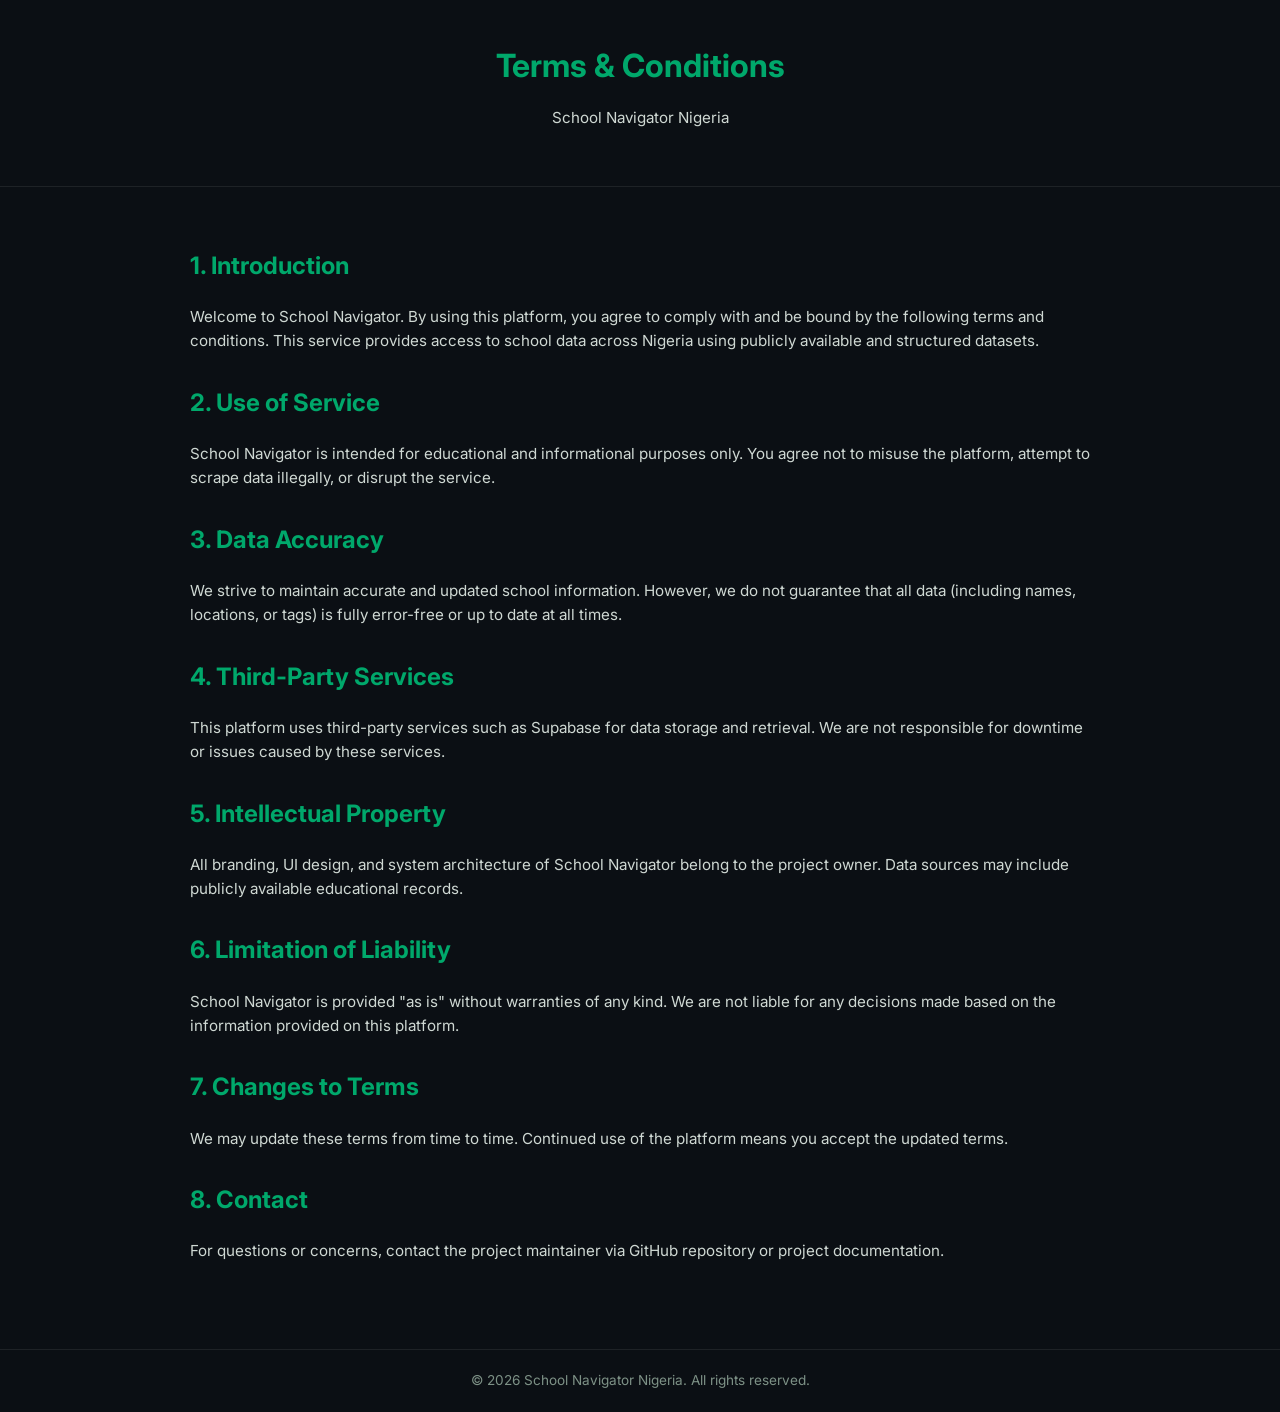
<file: school-navigator/docs/terms_and_conditions.html>
<!DOCTYPE html>
<html lang="en">
<head>
  <meta charset="UTF-8">
  <meta name="viewport" content="width=device-width, initial-scale=1.0">
  <title>Terms & Conditions | School Navigator</title>

  <link href="https://fonts.googleapis.com/css2?family=Inter:wght@400;600;700&display=swap" rel="stylesheet">

  <style>
    body {
      font-family: "Inter", sans-serif;
      margin: 0;
      padding: 0;
      background: #0b0f14;
      color: #e6f1ec;
      line-height: 1.6;
    }

    header {
      padding: 40px 20px;
      text-align: center;
      border-bottom: 1px solid rgba(255,255,255,0.08);
    }

    header h1 {
      margin: 0;
      font-size: 2rem;
      color: #00a86b;
    }

    main {
      max-width: 900px;
      margin: auto;
      padding: 30px 20px;
    }

    h2 {
      color: #00a86b;
      margin-top: 30px;
    }

    p {
      color: #cfd8d3;
      font-size: 0.95rem;
    }

    ul {
      color: #cfd8d3;
    }

    footer {
      text-align: center;
      padding: 20px;
      font-size: 0.85rem;
      color: #7d9186;
      border-top: 1px solid rgba(255,255,255,0.08);
      margin-top: 40px;
    }

    a {
      color: #00a86b;
    }
  </style>
</head>

<body>

<header>
  <h1>Terms & Conditions</h1>
  <p>School Navigator Nigeria</p>
</header>

<main>

  <h2>1. Introduction</h2>
  <p>
    Welcome to School Navigator. By using this platform, you agree to comply with and be bound by the following terms and conditions.
    This service provides access to school data across Nigeria using publicly available and structured datasets.
  </p>

  <h2>2. Use of Service</h2>
  <p>
    School Navigator is intended for educational and informational purposes only.
    You agree not to misuse the platform, attempt to scrape data illegally, or disrupt the service.
  </p>

  <h2>3. Data Accuracy</h2>
  <p>
    We strive to maintain accurate and updated school information.
    However, we do not guarantee that all data (including names, locations, or tags) is fully error-free or up to date at all times.
  </p>

  <h2>4. Third-Party Services</h2>
  <p>
    This platform uses third-party services such as Supabase for data storage and retrieval.
    We are not responsible for downtime or issues caused by these services.
  </p>

  <h2>5. Intellectual Property</h2>
  <p>
    All branding, UI design, and system architecture of School Navigator belong to the project owner.
    Data sources may include publicly available educational records.
  </p>

  <h2>6. Limitation of Liability</h2>
  <p>
    School Navigator is provided "as is" without warranties of any kind.
    We are not liable for any decisions made based on the information provided on this platform.
  </p>

  <h2>7. Changes to Terms</h2>
  <p>
    We may update these terms from time to time.
    Continued use of the platform means you accept the updated terms.
  </p>

  <h2>8. Contact</h2>
  <p>
    For questions or concerns, contact the project maintainer via GitHub repository or project documentation.
  </p>

</main>

<footer>
  © 2026 School Navigator Nigeria. All rights reserved.
</footer>

</body>
</html>
</file>
<file: Phase-1-Web-Foundations/style.css>
:root {
  --nigerian-green: #008751;
  --nigerian-green-dark: #006b40;

  --bg: #f4f4f4;
  --card-bg: #ffffff;
  --text-dark: #1a1a1a;
  --text-gray: #666;
  --muted: #888;

  --border: #d0d0d0;
  --shadow: 0 4px 10px rgba(0, 0, 0, 0.08);
}

/* 🌙 DARK MODE */
body.dark {
  --bg: #0f1412;
  --card-bg: #16211c;
  --text-dark: #e8f0ec;
  --text-gray: #a9b3ad;
  --muted: #7f8f86;

  --border: #30443b;
  --shadow: 0 8px 20px rgba(0, 0, 0, 0.35);
}

/* BASE */
body {
  font-family: 'Inter', sans-serif;
  margin: 0;
  padding: clamp(12px, 2vw, 25px);
  background: var(--bg);
  color: var(--text-dark);
  line-height: 1.6;
  transition: background 0.25s ease, color 0.25s ease;
}

.container {
  max-width: 1100px;
  margin: 0 auto;
}

/* ACCESSIBILITY */
:focus-visible {
  outline: 3px solid rgba(0, 135, 81, 0.4);
  outline-offset: 2px;
}

/* HEADER */
.header {
  margin-bottom: 25px;
  padding-bottom: 12px;
  border-bottom: 2px solid var(--nigerian-green);
}

h1 {
  font-size: clamp(1.4rem, 2.5vw, 2rem);
  margin: 0;
}

.header p {
  margin: 6px 0 0;
  color: var(--text-gray);
}

/* FORM LAYOUT */
.search-container {
  display: flex;
  flex-wrap: wrap;
  gap: 12px;
  margin-top: 15px;
  align-items: flex-start;
}

/* INPUTS */
.search-input,
.state-filter,
.search-btn {
  padding: 12px;
  border-radius: 8px;
  font-size: 0.95rem;
}

/* SEARCH INPUT */
.search-input {
  flex: 1;
  min-width: 180px;
  border: 2px solid var(--border);
  background: var(--card-bg);
  color: var(--text-dark);
}

.search-input:focus {
  border-color: var(--nigerian-green);
  box-shadow: 0 0 0 3px rgba(0, 135, 81, 0.2);
  outline: none;
}

/* STATE SELECT */
.state-filter {
  border: 2px solid var(--border);
  background: var(--card-bg);
  color: var(--text-dark);
  cursor: pointer;
  min-width: 160px;
}

/* BUTTON */
.search-btn {
  background: var(--nigerian-green);
  color: white;
  border: none;
  font-weight: 600;
  cursor: pointer;
  transition: 0.2s ease;
}

@media (hover: hover) {
  .search-btn:hover {
    background: var(--nigerian-green-dark);
    transform: translateY(-2px);
  }
}

/* FIELDSETS (RADIO + CHECKBOX GROUPS) */
fieldset {
  border: 1px solid var(--border);
  border-radius: 10px;
  padding: 12px;
  display: flex;
  flex-wrap: wrap;
  gap: 10px;
  min-width: 200px;
}

legend {
  font-weight: 700;
  color: var(--nigerian-green);
  padding: 0 8px;
}

/* LABELS (RADIO + CHECKBOX UNIFIED) */
fieldset label {
  display: flex;
  align-items: center;
  gap: 8px;
  padding: 6px 10px;
  border-radius: 6px;
  cursor: pointer;
  background: var(--card-bg);
  border: 1px solid var(--border);
  transition: 0.2s ease;
}

fieldset label:hover {
  border-color: var(--nigerian-green);
  background: rgba(0, 135, 81, 0.05);
}

/* INPUTS (RADIO + CHECKBOX) */
input[type="radio"],
input[type="checkbox"] {
  width: 16px;
  height: 16px;
  accent-color: var(--nigerian-green);
  cursor: pointer;
}

/* GRID */
.school-grid {
  display: grid;
  grid-template-columns: repeat(auto-fit, minmax(240px, 1fr));
  gap: 18px;
  margin-top: 25px;
}

/* SCHOOL CARD */
.school-card {
  background: var(--card-bg);
  border-left: 5px solid var(--nigerian-green);
  border-radius: 10px;
  padding: 18px;
  box-shadow: var(--shadow);
  transition: transform 0.2s ease, box-shadow 0.2s ease;
  height: 100%;
  display: flex;
  flex-direction: column;
}

.school-card:hover {
  transform: translateY(-4px);
  box-shadow: 0 12px 25px rgba(0, 0, 0, 0.15);
}

.card-header {
  display: flex;
  justify-content: space-between;
  gap: 10px;
  margin-bottom: 10px;
}

.school-name {
  font-size: 1.1rem;
  font-weight: 700;
  color: var(--nigerian-green);
  margin: 0;
}

.tag {
  background: rgba(0, 135, 81, 0.12);
  color: var(--nigerian-green);
  padding: 4px 10px;
  border-radius: 6px;
  font-size: 0.7rem;
  font-weight: 700;
  white-space: nowrap;
}

.location {
  font-size: 0.9rem;
  font-weight: 600;
  color: var(--text-gray);
}

.address {
  font-size: 0.85rem;
  color: var(--muted);
  margin-top: 4px;
}

/* MOBILE */
@media (max-width: 600px) {
  .search-container {
    flex-direction: column;
  }

  .search-input,
  .state-filter,
  .search-btn,
  fieldset {
    width: 100%;
  }

  .card-header {
    flex-direction: column;
    align-items: flex-start;
  }

  .school-card {
    padding: 14px;
  }
}

/* REDUCED MOTION */
@media (prefers-reduced-motion: reduce) {
  * {
    transition: none !important;
  }
}
</file>
